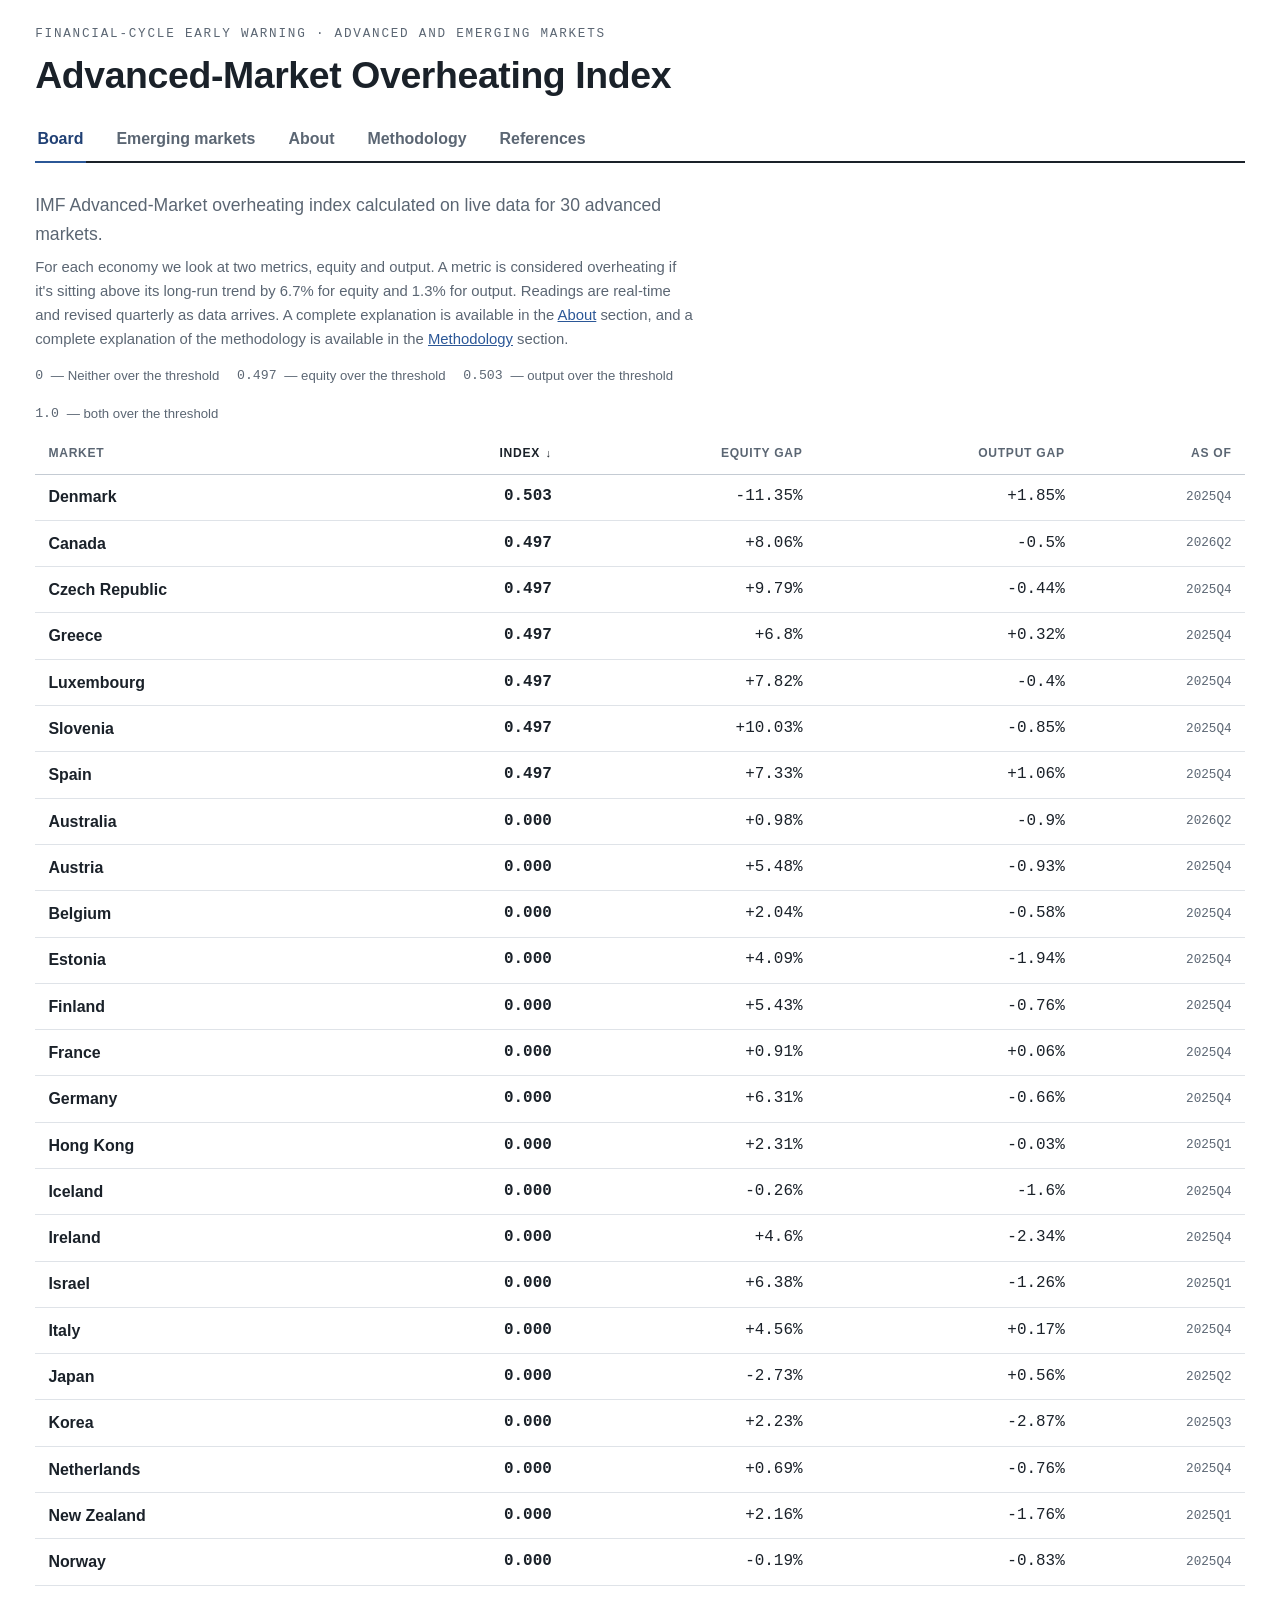
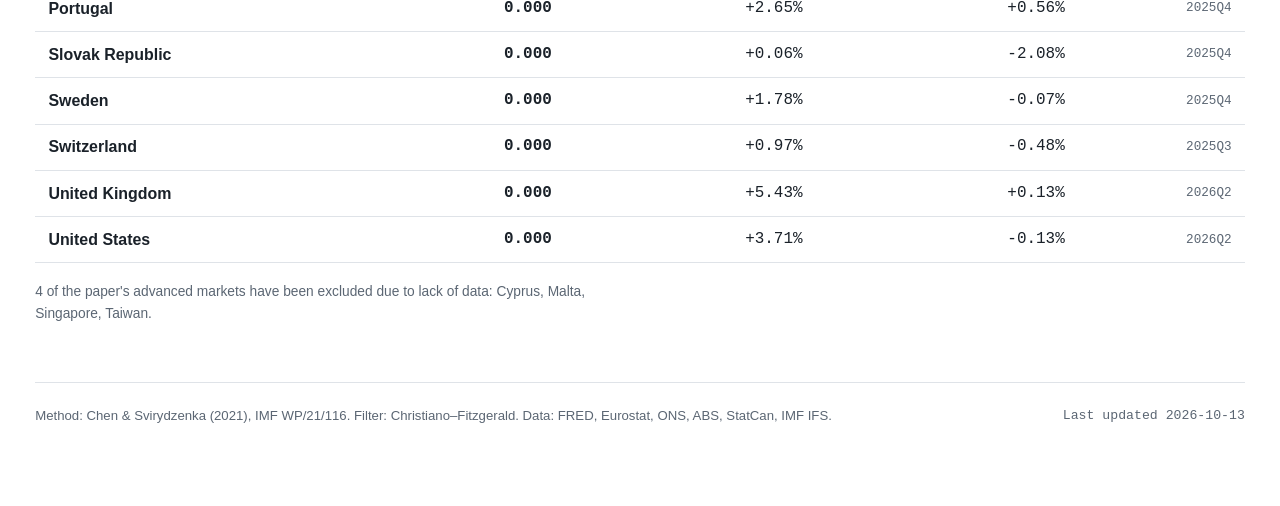
<file: docs/index.html>
<!doctype html>
<html lang="en">
<head>
<meta charset="utf-8">
<meta name="viewport" content="width=device-width,initial-scale=1">
<title>Financial Cycles — Advanced-Market Overheating Index</title>
<link rel="icon" href="data:image/svg+xml,<svg xmlns=%22http://www.w3.org/2000/svg%22 viewBox=%220 0 100 100%22><text y=%22.9em%22 font-size=%2290%22>🌡️</text></svg>">
<link rel="stylesheet" href="styles.css">
</head>
<body>
<div id="tt" role="status" aria-live="off"></div>
<div id="qmenu"></div>

<main class="wrap">
  <div class="mast">
    <div class="kicker">Financial-cycle early warning &middot; Advanced and emerging markets</div>
    <h1 id="pageTitle">Advanced-Market Overheating Index</h1>
    <nav class="tabs">
      <a class="tab active" href="#board" data-view="board">Board</a>
      <a class="tab" href="#emerging" data-view="emerging">Emerging markets</a>
      <a class="tab" href="about.html">About</a>
      <a class="tab" href="methodology.html">Methodology</a>
      <a class="tab" href="references.html">References</a>
    </nav>
  </div>

  <!-- ===================== BOARD ===================== -->
  <div class="view active" id="board">
    <section style="margin-top:26px">
      <div class="sec-head">
        <p class="lede">IMF Advanced-Market overheating index calculated on live data for
          <span id="ovN"></span> advanced markets.</p>
        <p class="boardnote">For each economy we look at two metrics, equity and output.
          A metric is considered overheating if it's sitting above its long-run trend by
          6.7% for equity and 1.3% for output. Readings are real-time and revised quarterly as data arrives.
          A complete explanation is available in the <a href="about.html">About</a>
          section, and a complete explanation of the methodology is available in the
          <a href="methodology.html">Methodology</a> section.</p>
        <div class="strip-legend" style="margin-top:12px">
          <span><span class="mono">0</span> — Neither over the threshold</span>
          <span><span class="mono">0.497</span> — equity over the threshold</span>
          <span><span class="mono">0.503</span> — output over the threshold</span>
          <span><span class="mono">1.0</span> — both over the threshold</span>
        </div>
      </div>
      <table class="board" id="board-table">
        <thead><tr>
          <th data-sort="name">Market</th>
          <th data-sort="oi"  class="r" aria-sort="descending">Index</th>
          <th data-sort="eq"  class="r">Equity gap</th>
          <th data-sort="gd"  class="r">Output gap</th>
          <th data-sort="q"   class="r">As of</th>
        </tr></thead>
        <tbody></tbody>
      </table>
      <p class="cap" id="coverage"></p>
    </section>
  </div>

  <!-- ===================== EMERGING MARKETS ===================== -->
  <div class="view" id="emerging">
    <section style="margin-top:26px">
      <h2>Emerging-market cycle monitors</h2>
      <p class="boardnote">Exploratory credit/equity/property index for <span id="emCount"></span>
        emerging markets with complete data. The index uses thresholds
        of +2.9%, +10.3%, and +7.5% and normalized weights of
        0.242, 0.373, and 0.385, respectively. Filter bands are credit 5–43, equity 8–18,
        and property 4–29 quarters. Markets without all three required series are excluded;
        no partial index is calculated.</p>
      <table class="board" id="em-board">
        <thead><tr>
          <th data-sort="name">Market</th>
          <th data-sort="oi" class="r" aria-sort="descending">Index</th>
          <th data-sort="credit" class="r">Credit gap</th>
          <th data-sort="equity" class="r">Real equity gap</th>
          <th data-sort="property" class="r">Property gap</th>
          <th data-sort="q" class="r">As of</th>
        </tr></thead>
        <tbody></tbody>
      </table>
      <p class="cap" id="emCoverage"></p>
    </section>
  </div>

  <!-- ===================== DETAIL ===================== -->
  <div class="view" id="detail">
    <button class="backbtn" id="back">&larr; All markets</button>
    <p class="eyebrow" id="dEyebrow">Advanced-market overheating</p>
    <div class="verdict" id="verdict"></div>
    <section>
      <figure id="equityFigure">
        <div class="fig-head">
          <span class="fig-title">Real equity-price gap</span>
          <span class="fig-note" id="equityNote">threshold <span class="mono">+6.7%</span> &middot; band 8–22 quarters</span>
        </div>
        <div id="chartEquity"></div>
      </figure>
      <figure id="gdpFigure">
        <div class="fig-head">
          <span class="fig-title">Output gap</span>
          <span class="fig-note" id="gdpNote">threshold <span class="mono">+1.3%</span> &middot; band 3–51 quarters</span>
        </div>
        <div id="chartGdp"></div>
      </figure>
      <figure id="creditFigure" hidden>
        <div class="fig-head">
          <span class="fig-title">Credit gap</span>
          <span class="fig-note" id="creditNote"></span>
        </div>
        <div id="chartCredit"></div>
      </figure>
      <figure id="propertyFigure" hidden>
        <div class="fig-head">
          <span class="fig-title">Property gap</span>
          <span class="fig-note" id="propertyNote"></span>
        </div>
        <div id="chartProperty"></div>
      </figure>
    </section>
    <section id="signalSection">
      <div class="sec-head">
        <h2>The signal each quarter</h2>
        <p>Each cell is what the index would have measured at each quarter.
          Dark underlines mark systemic banking crises as defined by Laeven&ndash;Valencia
          (2026 update, WP/26/94). Because the crisis window is capped at five years,
          a fading tail indicates that the episode may have continued beyond that limit,
          but after the cap it is no longer considered a formal crisis by the database.
          The database observes 1970&ndash;2025.</p>
      </div>
      <figure>
        <div id="strip"></div>
        <div class="strip-legend">
          <span><span class="swatch" style="background:var(--calm)"></span> Calm</span>
          <span><span class="swatch" style="background:var(--heat-1)"></span> One signal over threshold</span>
          <span><span class="swatch" style="background:var(--heat-2)"></span> Both over threshold</span>
          <span><span class="swatch-line"></span> Systemic banking crisis, as defined by
            <a href="https://www.imf.org/en/publications/wp/issues/2026/05/14/systemic-banking-crises-database-1970-2025-576036" target="_blank" rel="noopener">Laeven &amp; Valencia</a></span>
          <span id="lvDots"><span class="swatch-dots"></span> Time not covered by Laeven &amp; Valencia (1970&ndash;2025)</span>
        </div>
      </figure>
    </section>
    <div class="callout" id="dCaveat"></div>
  </div>
  <footer id="pageFooter">
    <span>Method: Chen &amp; Svirydzenka (2021), IMF WP/21/116. Filter: Christiano–Fitzgerald.
      Data: FRED, Eurostat, ONS, ABS, StatCan, IMF IFS.</span>
    <span id="ovVintage" class="mono"></span>
  </footer>
</main>

<script src="index_data.js"></script>
<script>
const $=(s,el=document)=>el.querySelector(s);
const NS="http://www.w3.org/2000/svg";
const el=(t,a,p)=>{const e=document.createElementNS(NS,t);for(const k in a)e.setAttribute(k,a[k]);if(p)p.appendChild(e);return e;};
const qNum=q=>{const m=/^(\d{4})Q(\d)$/.exec(q);return +m[1]+(+m[2]-1)/4;};
const css=v=>getComputedStyle(document.documentElement).getPropertyValue(v).trim();
const markets=[...DATA.countries,...(DATA.emerging_markets||[])];
const byName=Object.fromEntries(markets.map(c=>[c.name,c]));
const tt=$("#tt");
function showTT(html,x,y){tt.innerHTML=html;tt.style.opacity=1;const w=tt.offsetWidth,h=tt.offsetHeight;
  let L=x+14,T=y-h-12;if(L+w>innerWidth-8)L=x-w-14;if(T<8)T=y+16;tt.style.left=L+"px";tt.style.top=T+"px";}
function hideTT(){tt.style.opacity=0;}
const sign=v=>(v>0?"+":"")+v;

/* ---------- board grid ---------- */
(function(){
  $("#ovN").textContent=DATA.summary.n;
  const tbody=$("#board-table tbody");
  const key={name:c=>c.name,oi:c=>c.latest.oi,eq:c=>c.latest.eq,gd:c=>c.latest.gd,q:c=>c.latest.q};
  let sortBy="oi",desc=true;
  function draw(){
    const rows=[...DATA.countries].sort((a,b)=>{
      const x=key[sortBy](a),y=key[sortBy](b);
      const d=typeof x==="string"?x.localeCompare(y):x-y;
      return (desc?-d:d)||a.name.localeCompare(b.name);   // name breaks every tie
    });
    tbody.innerHTML="";
    rows.forEach(c=>{
      const L=c.latest,tr=document.createElement("tr");
      tr.tabIndex=0; tr.setAttribute("role","link");
      tr.setAttribute("aria-label",`${c.name}, index ${L.oi.toFixed(3)}, equity gap ${sign(L.eq)} percent, output gap ${sign(L.gd)} percent, as of ${L.q}`);
      tr.innerHTML=`<td class="nm">${c.name}</td>
        <td class="oi">${L.oi.toFixed(3)}</td>
        <td class="num">${sign(L.eq)}%</td>
        <td class="num">${sign(L.gd)}%</td>
        <td class="q">${L.q}</td>`;
      tr.addEventListener("click",()=>showDetail(c.name));
      tr.addEventListener("keydown",e=>{if(e.key==="Enter"||e.key===" "){e.preventDefault();showDetail(c.name);}});
      tbody.appendChild(tr);
    });
    $("#board-table").querySelectorAll("th[data-sort]").forEach(th=>{
      const on=th.dataset.sort===sortBy;
      th.classList.toggle("sorted",on);
      if(on)th.setAttribute("aria-sort",desc?"descending":"ascending"); else th.removeAttribute("aria-sort");
    });
  }
  $("#board-table").querySelectorAll("th[data-sort]").forEach(th=>{
    th.addEventListener("click",()=>{
      const k=th.dataset.sort;
      if(k===sortBy)desc=!desc; else {sortBy=k;desc=k!=="name";}  // text sorts A-Z, numbers high-first
      draw();
    });
  });
  draw();
  $("#coverage").innerHTML=`${DATA.dropped.length} of the paper's advanced markets have been
    excluded due to lack of data: ${DATA.dropped.join(", ")}.`;
  const monitors=DATA.emerging_markets||[];
  $("#emCount").textContent=DATA.summary.n_emerging_scored;
  const emergingDropped=DATA.emerging_dropped||[];
  $("#emCoverage").innerHTML=`${emergingDropped.length} of the paper's emerging markets have been
    excluded due to lack of data: ${emergingDropped.join(", ")}.`;
  const emBody=$("#em-board tbody");
  const emKey={
    name:c=>c.name,
    oi:c=>c.latest.oi,
    credit:c=>c.latest.credit,
    equity:c=>c.latest.equity,
    property:c=>c.latest.property,
    q:c=>c.latest.q,
  };
  let emSortBy="oi",emDesc=true;
  function drawEmerging(){
    const rows=[...monitors].sort((a,b)=>{
      const x=emKey[emSortBy](a),y=emKey[emSortBy](b);
      const d=typeof x==="string"?x.localeCompare(y):x-y;
      return (emDesc?-d:d)||a.name.localeCompare(b.name);
    });
    emBody.innerHTML="";
    rows.forEach(c=>{
      const tr=document.createElement("tr");
      const L=c.latest;
      tr.tabIndex=0;tr.setAttribute("role","link");
      tr.setAttribute("aria-label",`${c.name}, exploratory index ${L.oi.toFixed(3)}, credit gap ${sign(L.credit)} percent, equity gap ${sign(L.equity)} percent, property gap ${sign(L.property)} percent, as of ${L.q}`);
      tr.innerHTML=`<td class="nm">${c.name}</td>
        <td class="oi">${L.oi.toFixed(3)}</td>
        <td class="num">${sign(L.credit)}%</td><td class="num">${sign(L.equity)}%</td>
        <td class="num">${sign(L.property)}%</td><td class="q">${L.q}</td>`;
      tr.addEventListener("click",()=>showDetail(c.name));
      tr.addEventListener("keydown",e=>{if(e.key==="Enter"||e.key===" "){e.preventDefault();showDetail(c.name);}});
      emBody.appendChild(tr);
    });
    $("#em-board").querySelectorAll("th[data-sort]").forEach(th=>{
      const on=th.dataset.sort===emSortBy;
      th.classList.toggle("sorted",on);
      if(on)th.setAttribute("aria-sort",emDesc?"descending":"ascending"); else th.removeAttribute("aria-sort");
    });
  }
  $("#em-board").querySelectorAll("th[data-sort]").forEach(th=>{
    th.addEventListener("click",()=>{
      const k=th.dataset.sort;
      if(k===emSortBy)emDesc=!emDesc;
      else {emSortBy=k;emDesc=k!=="name";}
      drawEmerging();
    });
  });
  drawEmerging();
  const vs=[...DATA.countries,...monitors].map(c=>c.vintage).filter(Boolean).sort();
  $("#ovVintage").textContent="Last updated "+(vs[vs.length-1]||"");
})();

/* ---------- charts ---------- */
function niceTicks(a,b,n){const span=b-a,step0=span/n,mag=Math.pow(10,Math.floor(Math.log10(step0)));
  const norm=step0/mag,step=(norm>=5?5:norm>=2?2:norm>=1?1:0.5)*mag;
  const out=[];for(let t=Math.ceil(a/step)*step;t<=b+1e-9;t+=step)out.push(+t.toFixed(2));return out;}
function lineChart(hostSel,opts){
  const host=$(hostSel); host.innerHTML="";
  const {pts,threshold,name}=opts, W=880,H=opts.height||230,padL=44,padR=16,padT=16,padB=26;
  const xs=[],ys=[];pts.forEach(p=>{if(p.y!=null){xs.push(p.x);ys.push(p.y);}});
  if(!xs.length)return; if(threshold!=null)ys.push(threshold);
  const x0=Math.min(...xs),x1=Math.max(...xs);let y0=Math.min(...ys),y1=Math.max(...ys);
  const pad=(y1-y0)*0.1||1;y0-=pad;y1+=pad;
  const sx=v=>padL+(v-x0)/(x1-x0)*(W-padL-padR),sy=v=>padT+(1-(v-y0)/(y1-y0))*(H-padT-padB);
  const svg=el("svg",{viewBox:`0 0 ${W} ${H}`,class:"chart",role:"img","aria-label":opts.aria||name},host);
  if(threshold!=null){el("rect",{x:padL,y:padT,width:W-padL-padR,height:Math.max(sy(threshold)-padT,0),fill:css('--zone')},svg);}
  niceTicks(y0,y1,4).forEach(tk=>{const gy=sy(tk);
    el("line",{x1:padL,x2:W-padR,y1:gy,y2:gy,stroke:css('--grid'),"stroke-width":1},svg);
    const t=el("text",{x:padL-8,y:gy+3.5,fill:css('--muted'),"font-size":11,"text-anchor":"end","font-family":css('--mono')},svg);
    t.textContent=(tk>0?"+":"")+tk;});
  if(y0<0&&y1>0)el("line",{x1:padL,x2:W-padR,y1:sy(0),y2:sy(0),stroke:css('--border-strong'),"stroke-width":1},svg);
  if(threshold!=null)el("line",{x1:padL,x2:W-padR,y1:sy(threshold),y2:sy(threshold),stroke:css('--heat-1'),"stroke-width":1.5,"stroke-dasharray":"5 4"},svg);
  for(let yr=Math.ceil(x0/10)*10;yr<=x1;yr+=10){const t=el("text",{x:sx(yr),y:H-8,fill:css('--muted'),"font-size":11,"text-anchor":"middle","font-family":css('--mono')},svg);t.textContent=yr;}
  let d="",started=false;pts.forEach(p=>{if(p.y==null){started=false;return;}d+=(started?"L":"M")+sx(p.x).toFixed(1)+" "+sy(p.y).toFixed(1)+" ";started=true;});
  el("path",{d,fill:"none",stroke:css('--data'),"stroke-width":2,"stroke-linejoin":"round","stroke-linecap":"round"},svg);
  const last=[...pts].reverse().find(p=>p.y!=null);
  if(last)el("circle",{cx:sx(last.x),cy:sy(last.y),r:3.4,fill:css('--data'),stroke:css('--surface'),"stroke-width":1.5},svg);
  const cross=el("line",{x1:0,x2:0,y1:padT,y2:H-padB,stroke:css('--border-strong'),"stroke-width":1,opacity:0},svg);
  const dot=el("circle",{r:4,fill:css('--data'),stroke:css('--surface'),"stroke-width":1.5,opacity:0},svg);
  const hit=el("rect",{x:padL,y:padT,width:W-padL-padR,height:H-padT-padB,fill:"transparent"},svg);hit.style.cursor="crosshair";
  svg.addEventListener("mousemove",ev=>{const r=svg.getBoundingClientRect(),mx=(ev.clientX-r.left)/r.width*W;
    let best=null,bd=1e9;pts.forEach(p=>{if(p.y==null)return;const dd=Math.abs(sx(p.x)-mx);if(dd<bd){bd=dd;best=p;}});
    if(!best)return;const gx=sx(best.x);cross.setAttribute("x1",gx);cross.setAttribute("x2",gx);cross.setAttribute("opacity",1);
    dot.setAttribute("cx",gx);dot.setAttribute("cy",sy(best.y));dot.setAttribute("opacity",1);
    showTT(`<div class="tq">${best.q}</div>${name}: <b>${(best.y>0?'+':'')+best.y}%</b>`,ev.clientX,ev.clientY);});
  svg.addEventListener("mouseleave",()=>{hideTT();cross.setAttribute("opacity",0);dot.setAttribute("opacity",0);});
}
function buildStrip(rows,c){
  const crises=c.crises;
  const host=$("#strip");host.innerHTML="";
  // cells are at least 12px wide; short histories stretch to fill the figure exactly,
  // long ones keep the minimum and scroll horizontally
  const MIN=12,H=136,padL=8,padR=8,padT=14,padB=32,n=rows.length;
  const avail=host.clientWidth-padL-padR;
  const cw=Math.max(MIN,avail>0?avail/n:MIN);
  const W=padL+padR+n*cw;
  const x0=qNum(rows[0].q),x1=qNum(rows[n-1].q)+0.25,sx=v=>padL+(v-x0)/(x1-x0)*(W-padL-padR);
  const svg=el("svg",{viewBox:`0 0 ${W} ${H}`,width:W,height:H,class:"stripchart",role:"img","aria-label":"Overheating index by quarter"},host);
  const col=r=>r.oi>=0.99?css('--heat-2'):r.oi>0?css('--heat-1'):css('--calm');
  const yTop=padT,yH=H-padT-padB;
  const gap=Math.max(1.4,cw*0.12);
  rows.forEach((r,i)=>{const rx=sx(qNum(r.q));const rect=el("rect",{x:rx.toFixed(2),y:yTop,width:(cw-gap).toFixed(2),height:yH,rx:1.5,fill:col(r),"data-i":i},svg);rect.style.cursor="pointer";});
  const y0=Math.ceil(qNum(rows[0].q)/5)*5;
  for(let yr=y0;yr<=qNum(rows[n-1].q);yr+=5){const gx=sx(yr);
    el("line",{x1:gx,x2:gx,y1:yTop+yH,y2:yTop+yH+4,stroke:css('--border-strong'),"stroke-width":1},svg);
    const t=el("text",{x:gx,y:H-8,fill:css('--muted'),"font-size":11,"text-anchor":"middle","font-family":css('--mono')},svg);t.textContent=yr;}
  // Laeven-Valencia systemic banking-crisis eras: dark underline beneath the cells.
  // Truncated end dates (durations capped at 5 yrs in the database) trail off in a fade.
  // Outside the observation window of the database (1970-2025) the track turns dotted:
  // there, "no bar" means "no data", not "no crisis".
  const LV0=1970,LV1=2026,yBar=yTop+yH+6,hBar=3.5;  // L&V WP/26/94 observes 1970-2025
  // draw the "not covered" track only when the uncovered span exceeds a year — invisible
  // today, it re-appears by itself as post-2025 quarters accumulate ahead of the next update
  let dotsDrawn=false;
  const dotted=(a,b)=>{if(b-a<=1)return;dotsDrawn=true;
    el("line",{x1:sx(a).toFixed(2),x2:sx(b).toFixed(2),y1:yBar+hBar/2,y2:yBar+hBar/2,
      stroke:css('--border-strong'),"stroke-width":1.5,"stroke-dasharray":"2 5"},svg);};
  dotted(x0,Math.min(x1,LV0));
  dotted(Math.max(x0,LV1),x1);
  const dl=$("#lvDots");if(dl)dl.style.display=dotsDrawn?"":"none";
  if(crises&&crises.length){
    const defs=el("defs",{},svg);
    const gr=el("linearGradient",{id:"lvfade",x1:0,y1:0,x2:1,y2:0},defs);
    el("stop",{offset:"0%","stop-color":css('--ink'),"stop-opacity":.8},gr);
    el("stop",{offset:"100%","stop-color":css('--ink'),"stop-opacity":0},gr);
    crises.forEach(ep=>{
      const xA=Math.max(x0,ep.start),xB=Math.min(x1,ep.end+1);
      if(xB<=xA)return;
      el("rect",{x:sx(xA).toFixed(2),y:yBar,width:(sx(xB)-sx(xA)).toFixed(2),height:hBar,rx:1,
        fill:css('--ink'),opacity:.8},svg);
      if(ep.truncated&&ep.end+1<x1){
        const fB=Math.min(x1,ep.end+2.5);
        el("rect",{x:sx(xB).toFixed(2),y:yBar,width:(sx(fB)-sx(xB)).toFixed(2),height:hBar,
          fill:"url(#lvfade)"},svg);}
    });}
  host.scrollLeft=host.scrollWidth; // land on the most recent quarters
  svg.addEventListener("mousemove",ev=>{const t=ev.target;if(t.tagName!=="rect"||t.getAttribute("data-i")===null){hideTT();return;}
    const r=rows[+t.getAttribute("data-i")];const st=r.oi>=0.99?"Both over threshold":r.oi>0?(r.fe?"Equity over threshold":"Output over threshold"):"Calm";
    const yr=Math.floor(qNum(r.q));
    const ep=(crises||[]).find(e=>yr>=e.start&&yr<=e.end);
    const cx=ep?`<br>Systemic banking crisis${ep.borderline?" (borderline)":""} — L&amp;V`
      :(yr<1970||yr>2025)?`<br>not covered by Laeven–Valencia (1970–2025)`:"";
    showTT(`<div class="tq">${r.q}</div>OI <b>${r.oi.toFixed(3)}</b> &middot; ${st}${cx}`,ev.clientX,ev.clientY);});
  svg.addEventListener("mouseleave",hideTT);
  svg.addEventListener("click",ev=>{const t=ev.target;
    if(t.tagName!=="rect"||t.getAttribute("data-i")===null)return;
    ev.stopPropagation();hideTT();
    openQMenu(c,rows[+t.getAttribute("data-i")],ev.clientX,ev.clientY);});
}
/* click-a-quarter popover: source-data links for the chosen quarter */
const qm=$("#qmenu");
function openQMenu(c,r,x,y){
  const yr=Math.floor(qNum(r.q)),now=new Date().getFullYear();
  const win=rid=>`https://fred.stlouisfed.org/series/${rid}?cosd=${yr-3}-01-01&coed=${Math.min(yr+3,now)}-12-31`;
  const A=(href,txt)=>`<a href="${href}" target="_blank" rel="noopener">${txt} &nearr;</a>`;
  let h=`<div class="tq">${c.name} &middot; ${r.q}</div>`;
  const sourceLabels={credit:"Credit",equity:"Share prices",property:"Real residential property prices",gdp:"Real GDP"};
  for(const [key,source] of Object.entries(c.links||{})){
    const label=sourceLabels[key]||key;
    if(source.p==="fred"||source.p==="fred_graph")
      h+=A(win(source.rid),`${label} around ${yr} — FRED`);
    else if(source.p==="imf_ifs")
      h+=A(`https://db.nomics.world/IMF/IFS/${source.rid}`,`${label} — IMF IFS`);
  }
  if(c.group!=="emerging"){
    const ep=(c.crises||[]).find(e=>yr>=e.start&&yr<=e.end);
    if(ep)h+=`<div class="cx">Systemic banking crisis era (Laeven&ndash;Valencia${ep.borderline?", borderline":""}), ${ep.start}&ndash;${ep.end}${ep.truncated?" (capped)":""}</div>`;
    else if(yr<1970||yr>2025)h+=`<div class="cx">This quarter is outside the Laeven&ndash;Valencia
      database&#39;s observation window (1970&ndash;2025) — it can neither confirm nor rule out
      a crisis here.</div>`;
  }
  qm.innerHTML=h;qm.style.display="block";
  const w=qm.offsetWidth,hh=qm.offsetHeight;
  qm.style.left=Math.min(x+12,innerWidth-w-8)+"px";
  qm.style.top=Math.min(y+12,innerHeight-hh-8)+"px";
}
document.addEventListener("click",e=>{if(qm.style.display==="block"&&!qm.contains(e.target))qm.style.display="none";});
document.addEventListener("keydown",e=>{if(e.key==="Escape")qm.style.display="none";});

/* ---------- detail ---------- */
let current=null;
function renderDetail(c){
  const emerging=c.group==="emerging";
  const emergingCharts={credit:"#chartCredit",equity:"#chartEquity",property:"#chartProperty"};
  $("#signalSection").hidden=emerging;
  $("#verdict").classList.toggle("emerging",emerging);
  if(emerging){
    const L=c.latest;
    const components=["credit","equity","property"];
    const labels={credit:"Credit",equity:"Equity",property:"Property"};
    const figures={credit:"#creditFigure",equity:"#equityFigure",property:"#propertyFigure"};
    const notes={credit:"#creditNote",equity:"#equityNote",property:"#propertyNote"};
    $("#dEyebrow").textContent=`Emerging-market monitor · ${c.name}`;
    $("#verdict").innerHTML=`<div class="dial"><div class="num">${L.oi.toFixed(3)}</div></div>
      <div class="vbody"><h2>${c.name} &mdash; exploratory index · ${L.q}</h2>
      <div class="readouts">
        ${components.map(component=>`<div class="readout"><div class="k">${labels[component]} gap</div><div class="v">${sign(L[component])}% <small>vs +${DATA.emerging_method.thresholds[component]}%</small></div></div>`).join("")}
      </div></div>`;
    components.forEach(component=>{
      $(figures[component]).hidden=false;
      $(notes[component]).textContent=`threshold +${DATA.emerging_method.thresholds[component]}% · band ${DATA.emerging_method.bands[component].join("–")} quarters`;
    });
    $("#gdpFigure").hidden=true;
    $("#dCaveat").innerHTML=`<b>Exploratory, not calibrated for emerging markets.</b> The index
      uses credit, equity, and property thresholds (+${DATA.emerging_method.thresholds.credit}%,
      +${DATA.emerging_method.thresholds.equity}%, +${DATA.emerging_method.thresholds.property}%)
      and normalized weights (${DATA.emerging_method.weights.credit},
      ${DATA.emerging_method.weights.equity}, ${DATA.emerging_method.weights.property}).
      All gaps and the score are reported as of the latest quarter with complete inputs (${L.q}).`;
    components.forEach(component=>{
      c[component]=c[component].filter(point=>qNum(point.q)<=qNum(L.q));
    });
  }else{
    const L=c.latest;
    $("#dEyebrow").textContent=`Advanced-market overheating · ${c.name}`;
    $("#verdict").innerHTML=`
      <div class="dial"><div class="num">${L.oi.toFixed(3)}</div></div>
      <div class="vbody">
        <h2>${c.name} &mdash; ${L.q}</h2>
        <div class="readouts">
          <div class="readout"><div class="k">Equity-price gap</div>
            <div class="v">${sign(L.eq)}% <small>vs +${DATA.thresholds.equity}% threshold</small></div></div>
          <div class="readout"><div class="k">Output gap</div>
            <div class="v">${sign(L.gd)}% <small>vs +${DATA.thresholds.gdp}% threshold</small></div></div>
        </div>
      </div>`;
    $("#equityNote").innerHTML=`threshold <span class="mono">+${DATA.thresholds.equity}%</span> &middot; band 8–22 quarters`;
    $("#gdpNote").innerHTML=`threshold <span class="mono">+${DATA.thresholds.gdp}%</span> &middot; band 3–51 quarters`;
    buildStrip(c.oi_hist,c);
    $("#dCaveat").innerHTML=`<b>Latest reading ${L.q}.</b><br>
      See <a href="methodology.html">Methodology</a> for how real-time readings work.`;
  }
  if(emerging){
    for(const component of ["credit","equity","property"]){
      lineChart(emergingCharts[component],{
        pts:c[component].map(d=>({q:d.q,x:qNum(d.q),y:d.v})),
        threshold:DATA.emerging_method.thresholds[component],
        name:`${component} gap`,aria:`${component} gap for ${c.name}`,
      });
    }
  }else{
    $("#creditFigure").hidden=true;
    $("#propertyFigure").hidden=true;
    $("#equityFigure").hidden=false;
    $("#gdpFigure").hidden=false;
    lineChart("#chartEquity",{pts:c.equity.map(d=>({q:d.q,x:qNum(d.q),y:d.v})),threshold:DATA.thresholds.equity,name:"Equity gap",aria:`Real equity-price gap for ${c.name}`});
    lineChart("#chartGdp",{pts:c.gdp.map(d=>({q:d.q,x:qNum(d.q),y:d.v})),threshold:DATA.thresholds.gdp,name:"Output gap",height:210,aria:`Output gap for ${c.name}`});
  }
}

/* ---------- view routing (market tabs <-> country detail; prose lives on its own pages) ---------- */
let listView="board";
function setView(v){
  for(const id of ["board","emerging","detail"])$("#"+id).classList.toggle("active",id===v);
  $("#pageFooter").hidden=v==="detail";
  const activeTab=v==="detail"?listView:v;
  $("#pageTitle").textContent=activeTab==="emerging"
    ?"Emerging-Market Cycle Monitor":"Advanced-Market Overheating Index";
  $("#back").textContent=activeTab==="emerging"?"← All emerging markets":"← All advanced markets";
  document.querySelectorAll(".tabs .tab[data-view]").forEach(tab=>
    tab.classList.toggle("active",tab.dataset.view===activeTab));
}
function showList(v,updateHash=true){
  listView=v;current=null;setView(v);
  if(updateHash)history.replaceState(null,"","#"+v);
  window.scrollTo(0,0);
}
function showBoard(){showList(listView);}
function showDetail(name){const c=byName[name];if(!c)return;current=name;
  listView=c.group==="emerging"?"emerging":"board";setView("detail");
  renderDetail(c);history.replaceState(null,"","#"+encodeURIComponent(name));window.scrollTo(0,0);}
$("#back").addEventListener("click",showBoard);
document.querySelectorAll(".tabs .tab[data-view]").forEach(tab=>
  tab.addEventListener("click",event=>{
    event.preventDefault();
    showList(tab.dataset.view);
  }));

/* deep-link on load (legacy tab hashes redirect to their own pages) */
(function(){const h=decodeURIComponent(location.hash.slice(1));
  if(h==="about")location.replace("about.html");
  else if(h==="methodology")location.replace("methodology.html");
  else if(h==="references")location.replace("references.html");
  else if(h==="emerging")showList("emerging",false);
  else if(h==="board")showList("board",false);
  else if(h&&byName[h])showDetail(h);})();
</script>
</body>
</html>
</file>
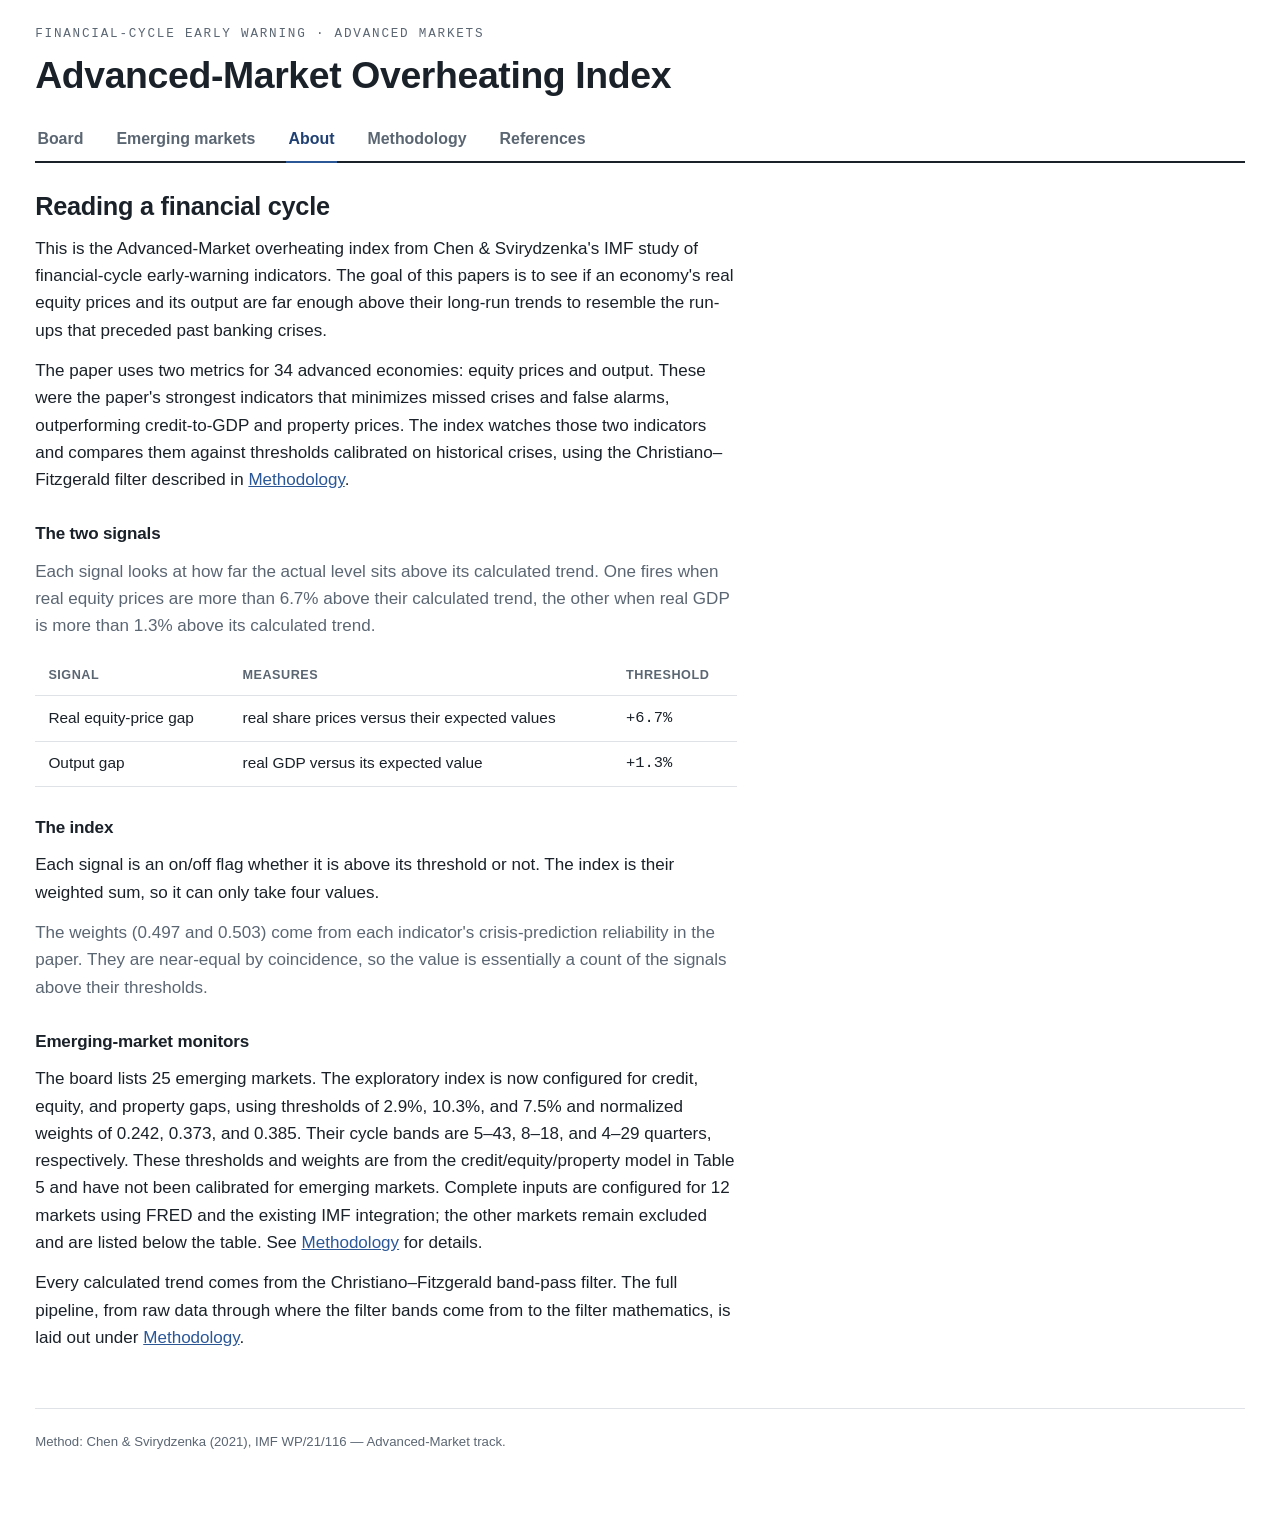
<file: docs/about.html>
<!doctype html>
<html lang="en">
<head>
<meta charset="utf-8">
<meta name="viewport" content="width=device-width,initial-scale=1">
<title>About — Advanced-Market Overheating Index</title>
<link rel="icon" href="data:image/svg+xml,<svg xmlns=%22http://www.w3.org/2000/svg%22 viewBox=%220 0 100 100%22><text y=%22.9em%22 font-size=%2290%22>🌡️</text></svg>">
<link rel="stylesheet" href="styles.css">
</head>
<body>
<main class="wrap">
  <div class="mast">
    <div class="kicker">Financial-cycle early warning &middot; Advanced markets</div>
    <h1>Advanced-Market Overheating Index</h1>
    <nav class="tabs">
      <a class="tab" href="index.html">Board</a>
      <a class="tab" href="index.html#emerging">Emerging markets</a>
      <a class="tab active" href="about.html">About</a>
      <a class="tab" href="methodology.html">Methodology</a>
      <a class="tab" href="references.html">References</a>
    </nav>
  </div>

  <!-- ===================== ABOUT ===================== -->
  <div class="view active" id="about">
    <section style="margin-top:26px">
      <div class="prose">
        <h2>Reading a financial cycle</h2>
        <p>This is the Advanced-Market overheating index from Chen &amp; Svirydzenka's IMF study
          of financial-cycle early-warning indicators. The goal of this papers is to see if an economy's real equity prices
          and its output are far enough above
          their long-run trends to resemble the run-ups that preceded past banking crises.</p>
        <p>The paper uses two metrics for 34 advanced economies: equity prices and output.
          These were the paper's strongest indicators that minimizes missed crises
          and false alarms, outperforming credit-to-GDP and property prices. The index watches
          those two indicators and compares them against thresholds calibrated on historical crises,
          using the Christiano–Fitzgerald filter described in <a href="methodology.html">Methodology</a>.
        </p>

        <h3>The two signals</h3>
        <p class="muted">Each signal looks at how far the actual level sits above its calculated trend.
           One fires when real equity prices are more than 6.7% above their calculated trend, the other when
           real GDP is more than 1.3% above its calculated trend.</p>
        <table class="defs">
          <thead><tr><th>Signal</th><th>Measures</th><th>Threshold</th></tr></thead>
          <tbody>
            <tr><td>Real equity-price gap</td><td>real share prices versus their expected values</td><td class="num">+6.7%</td></tr>
            <tr><td>Output gap</td><td>real GDP versus its expected value</td><td class="num">+1.3%</td></tr>
          </tbody>
        </table>

        <h3>The index</h3>
        <p>Each signal is an on/off flag whether it is above its threshold or not. The index is their weighted sum,
          so it can only take four values.</p>
        <p class="muted">The weights (0.497 and 0.503) come from each indicator's crisis-prediction
          reliability in the paper. They are near-equal by coincidence, so the value is essentially a
          count of the signals above their thresholds.</p>

        <h3>Emerging-market monitors</h3>
        <p>The board lists 25 emerging markets. The exploratory index is now configured for
          credit, equity, and property gaps, using thresholds of 2.9%, 10.3%, and 7.5% and
          normalized weights of 0.242, 0.373, and 0.385. Their cycle bands are 5–43, 8–18,
          and 4–29 quarters, respectively. These thresholds and weights are from the
          credit/equity/property model in Table 5 and have not been calibrated for emerging
          markets. Complete inputs are configured for 12 markets using FRED and the existing
          IMF integration; the other markets
          remain excluded and are listed below the table. See
          <a href="methodology.html">Methodology</a> for details.</p>

        <p>Every calculated trend comes from the Christiano–Fitzgerald
          band-pass filter. The full pipeline, from raw data through where the filter bands come
          from to the filter mathematics, is laid out under
          <a href="methodology.html">Methodology</a>.</p>
      </div>
      <footer>
        <span>Method: Chen &amp; Svirydzenka (2021), IMF WP/21/116 — Advanced-Market track.</span>
      </footer>
    </section>
  </div>
</main>
</body>
</html>
</file>
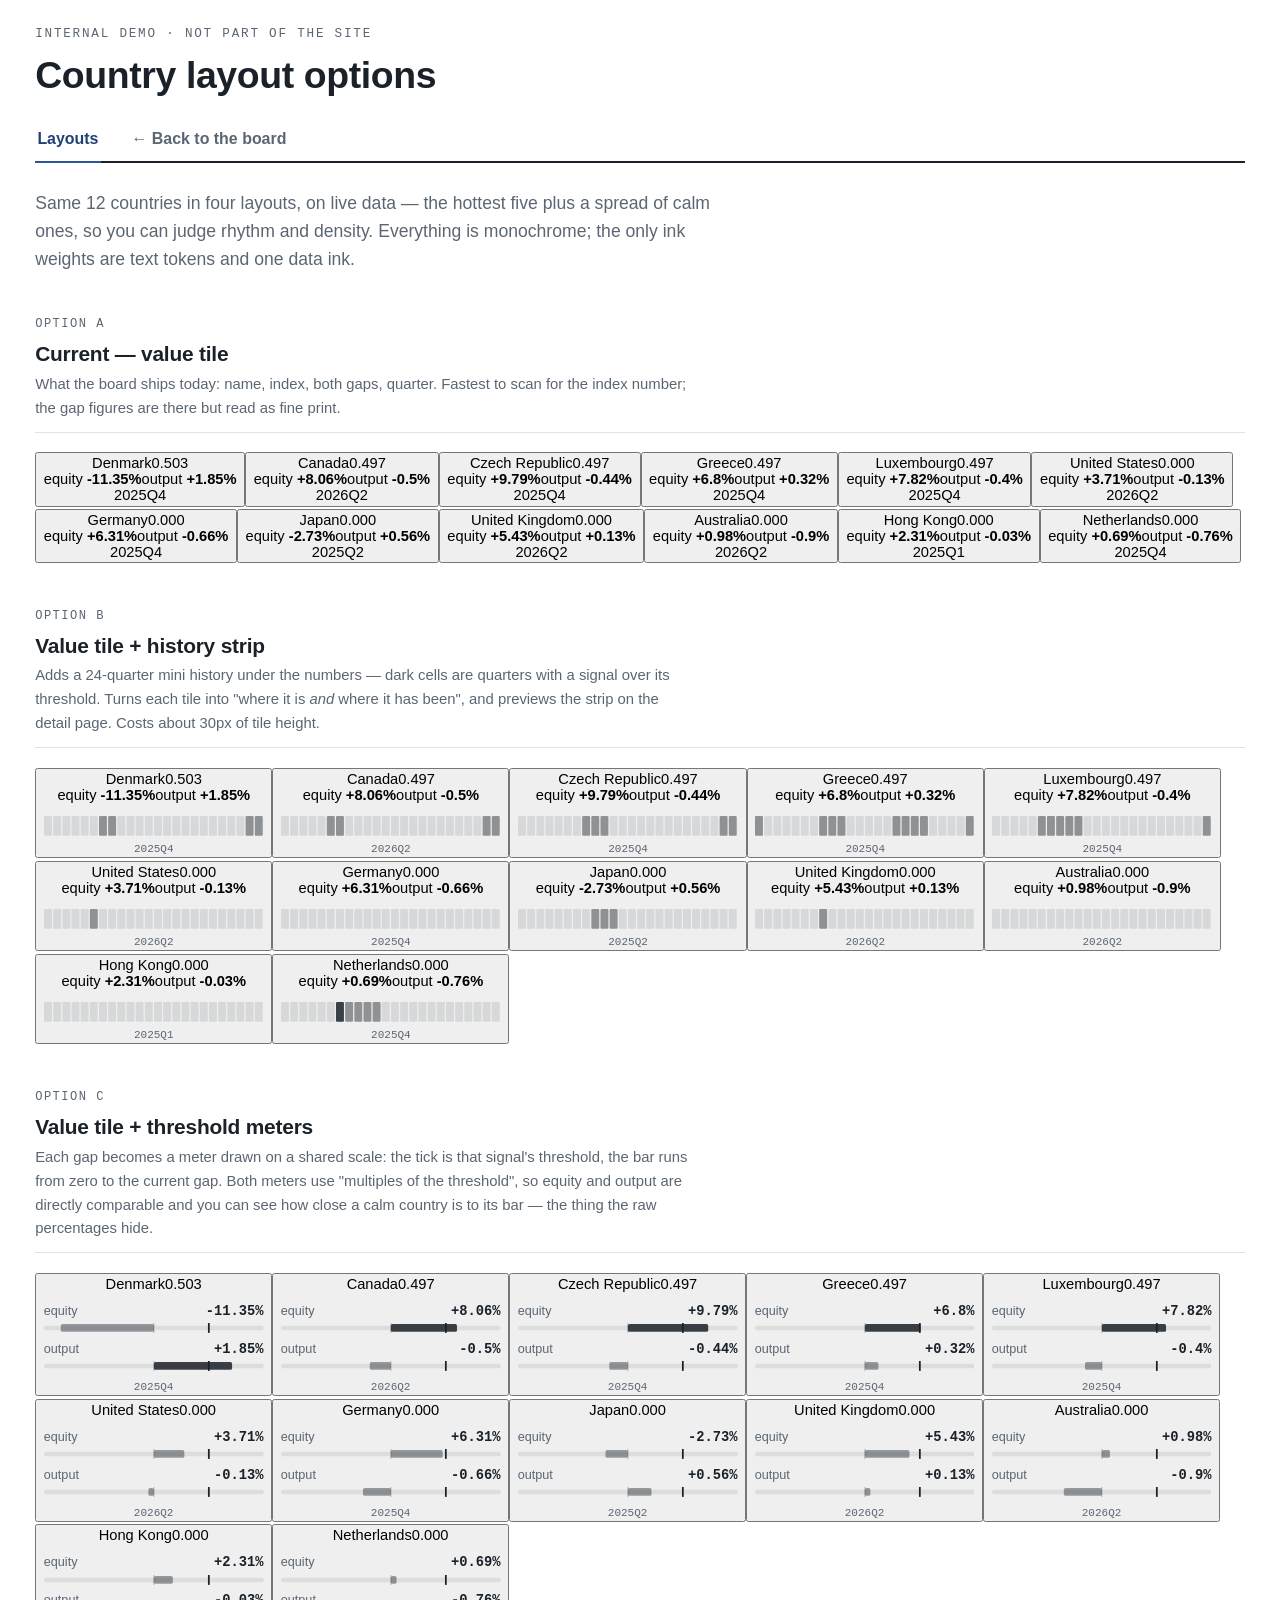
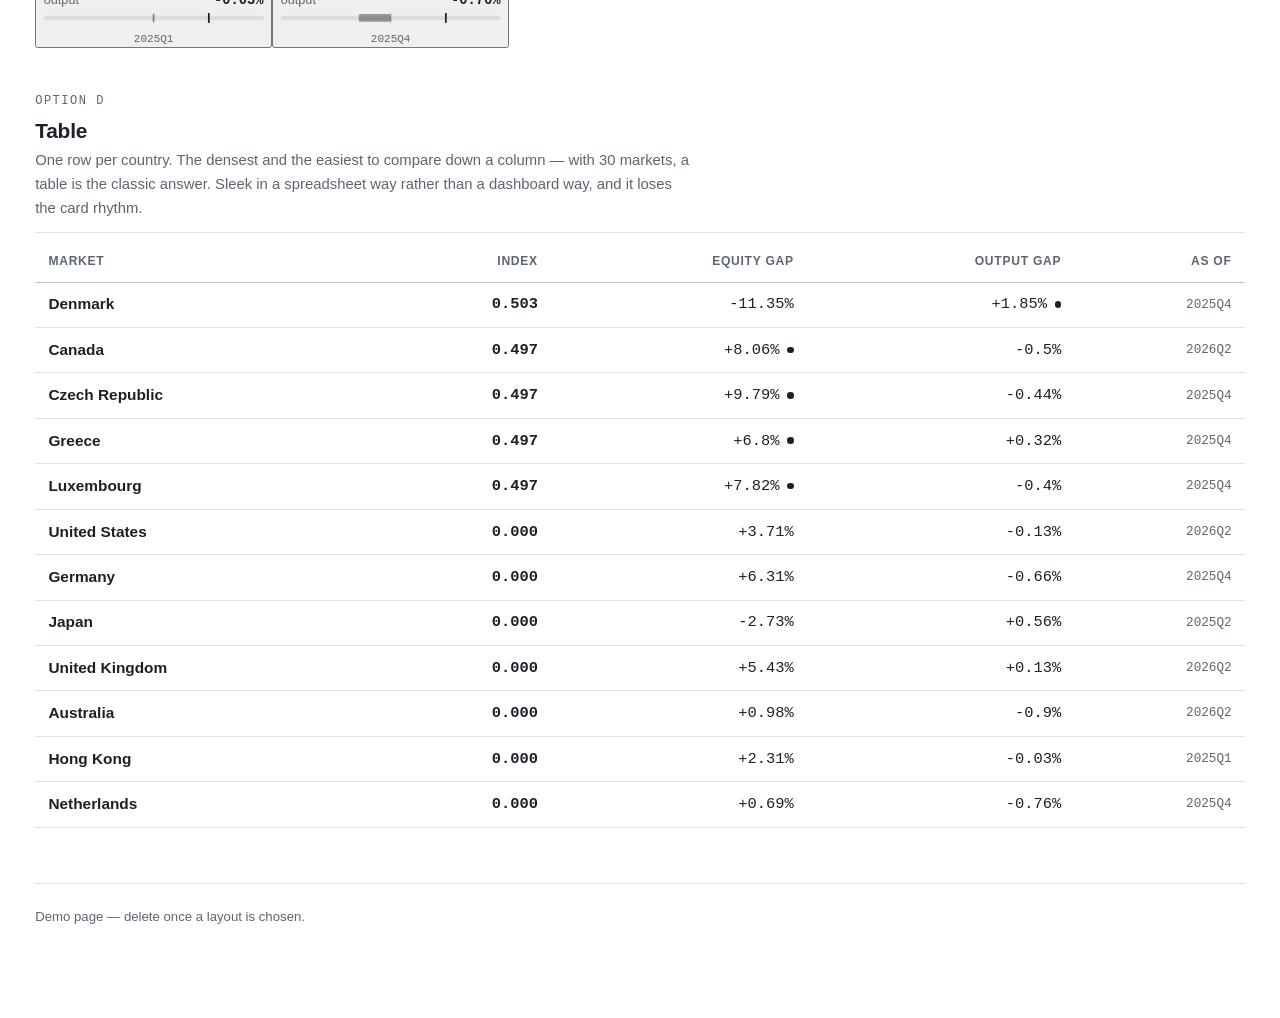
<file: docs/layout-demo.html>
<!doctype html>
<html lang="en">
<head>
<meta charset="utf-8">
<meta name="viewport" content="width=device-width,initial-scale=1">
<title>Country layout options — demo</title>
<link rel="stylesheet" href="styles.css">
<style>
.demo-head{border-bottom:1px solid var(--border);margin:38px 0 18px;padding-bottom:10px}
.demo-head h2{font-size:19px}
.demo-head p{color:var(--muted);font-size:13.5px;margin-top:6px;max-width:80ch}
.demo-head .tag{font-family:var(--mono);font-size:11px;letter-spacing:.12em;text-transform:uppercase;
  color:var(--muted);display:block;margin-bottom:6px}

/* ---------- B: tile + mini history strip ---------- */
.tileB .spark{margin-top:12px;display:block;width:100%;height:18px}
.tileB .asof{position:static;display:block;margin-top:7px;font-family:var(--mono);font-size:10px;color:var(--muted)}

/* ---------- C: tile + bullet meters ---------- */
.tileC .met{margin-top:11px}
.tileC .met + .met{margin-top:8px}
.tileC .mrow{display:flex;justify-content:space-between;align-items:baseline;font-size:11.5px;color:var(--muted)}
.tileC .mrow b{font-family:var(--mono);font-variant-numeric:tabular-nums;color:var(--ink);font-weight:600;font-size:12.5px}
.tileC svg{display:block;width:100%;height:9px;margin-top:4px}

/* ---------- D: table ---------- */
table.board{width:100%;border-collapse:collapse;font-size:14px}
table.board thead th{font-size:11px;letter-spacing:.06em;text-transform:uppercase;color:var(--muted);
  font-weight:600;text-align:left;padding:0 12px 9px;border-bottom:1px solid var(--border-strong)}
table.board thead th.r{text-align:right}
table.board td{padding:9px 12px;border-bottom:1px solid var(--border)}
table.board tbody tr{cursor:pointer}
table.board tbody tr:hover{background:var(--surface-2)}
table.board td.nm{font-weight:600}
table.board td.num{font-family:var(--mono);font-variant-numeric:tabular-nums;text-align:right;white-space:nowrap}
table.board td.oi{font-family:var(--mono);font-variant-numeric:tabular-nums;text-align:right;font-weight:600}
table.board td.q{font-family:var(--mono);font-size:11.5px;color:var(--muted);text-align:right}
table.board .flagdot{display:inline-block;width:6px;height:6px;border-radius:50%;background:var(--ink);
  margin-left:7px;vertical-align:middle}
</style>
</head>
<body>
<main class="wrap">
  <div class="mast">
    <div class="kicker">Internal demo &middot; not part of the site</div>
    <h1>Country layout options</h1>
    <nav class="tabs"><a class="tab active" href="layout-demo.html">Layouts</a><a class="tab" href="index.html">&larr; Back to the board</a></nav>
  </div>

  <p class="lede" style="margin-top:24px">Same 12 countries in four layouts, on live data — the
    hottest five plus a spread of calm ones, so you can judge rhythm and density. Everything is
    monochrome; the only ink weights are text tokens and one data ink.</p>

  <div class="demo-head"><span class="tag">Option A</span><h2>Current — value tile</h2>
    <p>What the board ships today: name, index, both gaps, quarter. Fastest to scan for the index
      number; the gap figures are there but read as fine print.</p></div>
  <div class="grid" id="gridA"></div>

  <div class="demo-head"><span class="tag">Option B</span><h2>Value tile + history strip</h2>
    <p>Adds a 24-quarter mini history under the numbers — dark cells are quarters with a signal
      over its threshold. Turns each tile into "where it is <em>and</em> where it has been", and
      previews the strip on the detail page. Costs about 30px of tile height.</p></div>
  <div class="grid" id="gridB"></div>

  <div class="demo-head"><span class="tag">Option C</span><h2>Value tile + threshold meters</h2>
    <p>Each gap becomes a meter drawn on a shared scale: the tick is that signal's threshold, the
      bar runs from zero to the current gap. Both meters use "multiples of the threshold", so
      equity and output are directly comparable and you can see how close a calm country is to
      its bar — the thing the raw percentages hide.</p></div>
  <div class="grid" id="gridC"></div>

  <div class="demo-head"><span class="tag">Option D</span><h2>Table</h2>
    <p>One row per country. The densest and the easiest to compare down a column — with 30
      markets, a table is the classic answer. Sleek in a spreadsheet way rather than a
      dashboard way, and it loses the card rhythm.</p></div>
  <table class="board" id="tableD">
    <thead><tr><th>Market</th><th class="r">Index</th><th class="r">Equity gap</th><th class="r">Output gap</th><th class="r">As of</th></tr></thead>
    <tbody></tbody>
  </table>

  <footer style="margin-top:50px"><span>Demo page — delete once a layout is chosen.</span></footer>
</main>

<script src="index_data.js"></script>
<script>
const $=(s,el=document)=>el.querySelector(s);
const NS="http://www.w3.org/2000/svg";
const el=(t,a,p)=>{const e=document.createElementNS(NS,t);for(const k in a)e.setAttribute(k,a[k]);if(p)p.appendChild(e);return e;};
const css=v=>getComputedStyle(document.documentElement).getPropertyValue(v).trim();
const sign=v=>(v>0?"+":"")+v;

/* a representative dozen: the hot ones first, then a spread of calm majors */
const HOT=DATA.countries.filter(c=>c.latest.oi>0).slice(0,5);
const CALM=["United States","Germany","Japan","United Kingdom","Australia","Hong Kong","Netherlands"]
  .map(n=>DATA.countries.find(c=>c.name===n)).filter(Boolean);
const SHOW=[...HOT,...CALM];

const head=c=>`<div class="top"><span class="nm">${c.name}</span><span class="oi">${c.latest.oi.toFixed(3)}</span></div>`;
const gaps=c=>`<div class="gaps"><span>equity <b>${sign(c.latest.eq)}%</b></span><span>output <b>${sign(c.latest.gd)}%</b></span></div>`;

/* ---------- A ---------- */
SHOW.forEach(c=>{
  const b=document.createElement("button"); b.className="ctile";
  b.innerHTML=head(c)+gaps(c)+`<span class="asof">${c.latest.q}</span>`;
  $("#gridA").appendChild(b);
});

/* ---------- B: 24-quarter mini strip (dark = a signal was over its threshold) ---------- */
SHOW.forEach(c=>{
  const b=document.createElement("button"); b.className="ctile tileB";
  b.innerHTML=head(c)+gaps(c)+`<span class="asof">${c.latest.q}</span>`;
  const rows=c.oi_hist.slice(-24), n=rows.length, W=200,H=18,g=1.1,cw=W/n;
  const svg=el("svg",{viewBox:`0 0 ${W} ${H}`,class:"spark",preserveAspectRatio:"none"});
  rows.forEach((r,i)=>{
    el("rect",{x:(i*cw).toFixed(2),y:0,width:Math.max(cw-g,.6).toFixed(2),height:H,rx:1,
      fill:css('--ink'),opacity:r.oi>=0.99?.85:r.oi>0?.45:.11},svg);
  });
  b.insertBefore(svg,b.querySelector(".asof"));
  $("#gridB").appendChild(b);
});

/* ---------- C: bullet meters, scale = multiples of that signal's threshold ---------- */
function meter(host,label,gap,thr){
  const d=document.createElement("div"); d.className="met";
  d.innerHTML=`<div class="mrow"><span>${label}</span><b>${sign(gap)}%</b></div>`;
  const W=200,H=9,LO=-2,HI=2, x=v=>(v-LO)/(HI-LO)*W, r=Math.max(LO,Math.min(HI,gap/thr));
  const svg=el("svg",{viewBox:`0 0 ${W} ${H}`,preserveAspectRatio:"none"});
  el("rect",{x:0,y:2.5,width:W,height:4,rx:2,fill:css('--ink'),opacity:.09},svg);          /* track */
  const a=Math.min(x(0),x(r)), w=Math.abs(x(r)-x(0));
  el("rect",{x:a.toFixed(2),y:1,width:Math.max(w,1.5).toFixed(2),height:7,rx:1.5,
    fill:css('--ink'),opacity:gap>=thr?.85:.42},svg);                                       /* value */
  el("line",{x1:x(0),x2:x(0),y1:0,y2:H,stroke:css('--ink'),"stroke-width":1,opacity:.28},svg); /* zero */
  el("line",{x1:x(1),x2:x(1),y1:0,y2:H,stroke:css('--ink'),"stroke-width":1.6},svg);          /* threshold */
  d.appendChild(svg); host.appendChild(d);
}
SHOW.forEach(c=>{
  const b=document.createElement("button"); b.className="ctile tileC";
  b.innerHTML=head(c);
  meter(b,"equity",c.latest.eq,DATA.thresholds.equity);
  meter(b,"output",c.latest.gd,DATA.thresholds.gdp);
  b.insertAdjacentHTML("beforeend",`<span class="asof" style="position:static;display:block;margin-top:9px;font-family:var(--mono);font-size:10px;color:var(--muted)">${c.latest.q}</span>`);
  $("#gridC").appendChild(b);
});

/* ---------- D: table ---------- */
const tb=$("#tableD tbody");
SHOW.forEach(c=>{
  const L=c.latest, tr=document.createElement("tr");
  tr.innerHTML=`<td class="nm">${c.name}</td>
    <td class="oi">${L.oi.toFixed(3)}</td>
    <td class="num">${sign(L.eq)}%${L.fe?'<span class="flagdot"></span>':''}</td>
    <td class="num">${sign(L.gd)}%${L.fg?'<span class="flagdot"></span>':''}</td>
    <td class="q">${L.q}</td>`;
  tb.appendChild(tr);
});
</script>
</body>
</html>
</file>
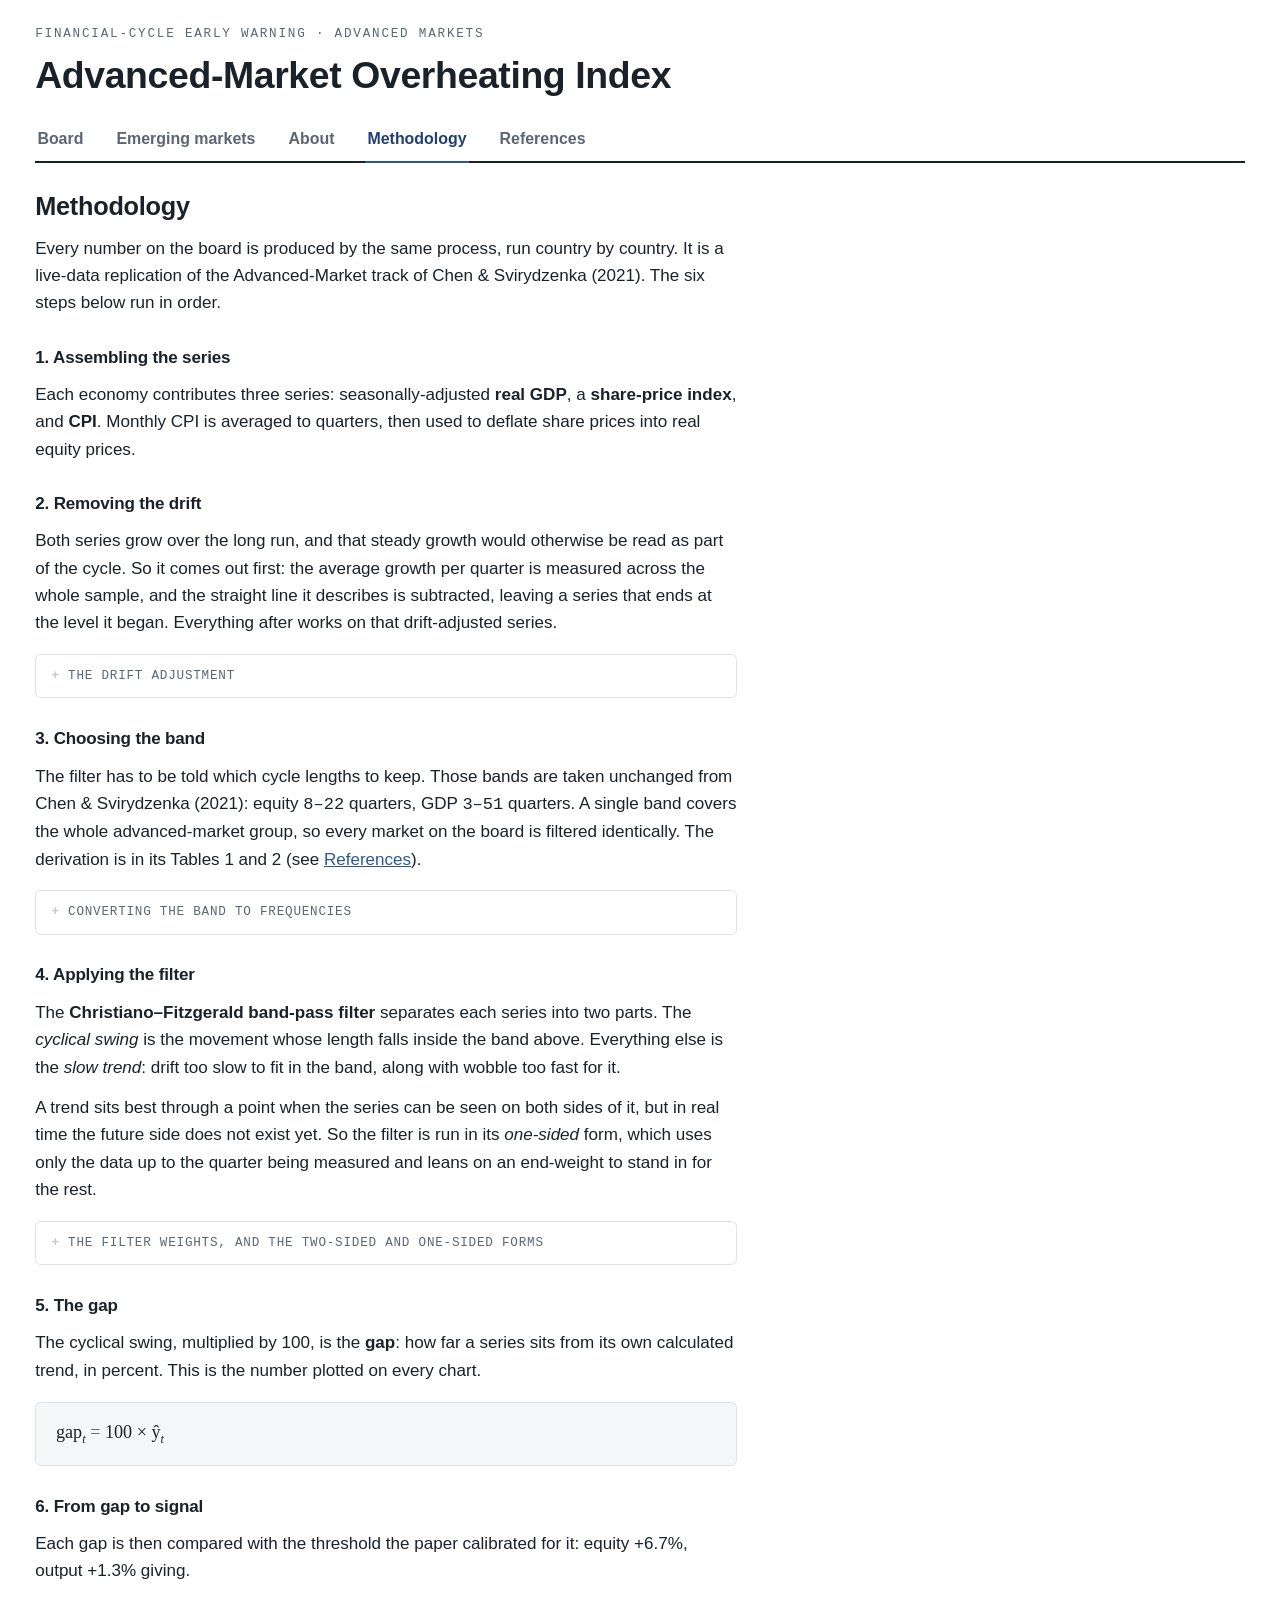
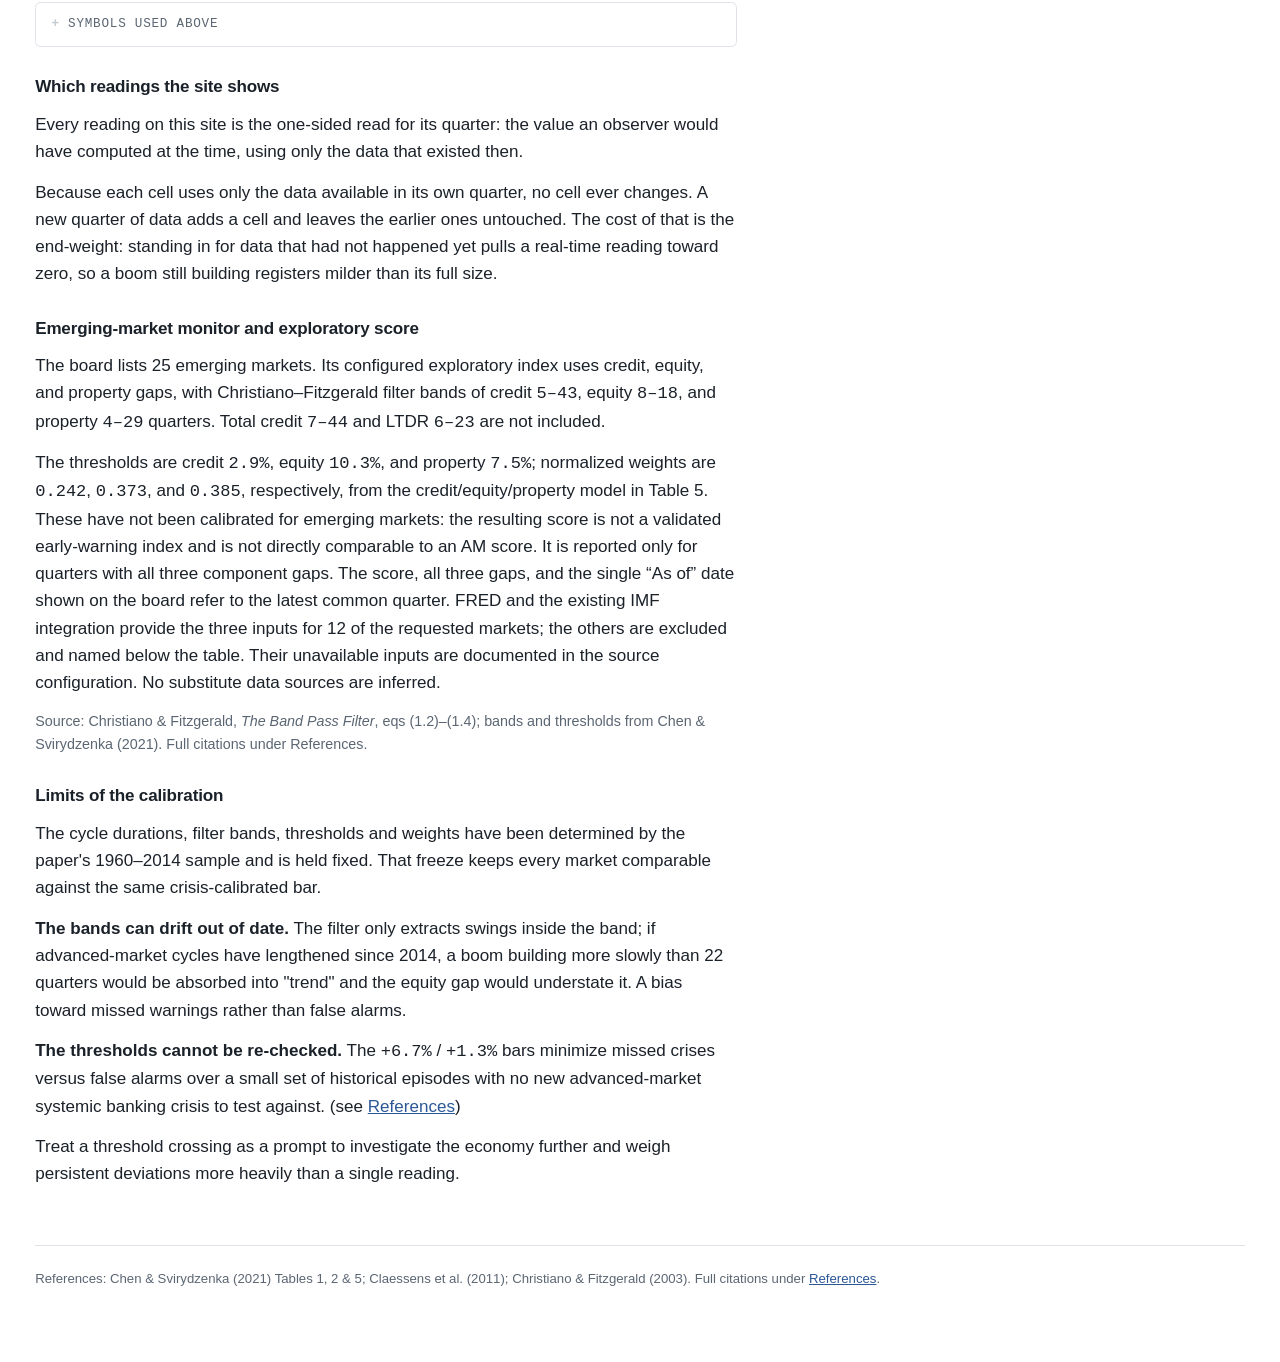
<file: docs/methodology.html>
<!doctype html>
<html lang="en">
<head>
<meta charset="utf-8">
<meta name="viewport" content="width=device-width,initial-scale=1">
<title>Methodology — Advanced-Market Overheating Index</title>
<link rel="icon" href="data:image/svg+xml,<svg xmlns=%22http://www.w3.org/2000/svg%22 viewBox=%220 0 100 100%22><text y=%22.9em%22 font-size=%2290%22>🌡️</text></svg>">
<link rel="stylesheet" href="styles.css">
</head>
<body>
<main class="wrap">
  <div class="mast">
    <div class="kicker">Financial-cycle early warning &middot; Advanced markets</div>
    <h1>Advanced-Market Overheating Index</h1>
    <nav class="tabs">
      <a class="tab" href="index.html">Board</a>
      <a class="tab" href="index.html#emerging">Emerging markets</a>
      <a class="tab" href="about.html">About</a>
      <a class="tab active" href="methodology.html">Methodology</a>
      <a class="tab" href="references.html">References</a>
    </nav>
  </div>

  <!-- ===================== METHODOLOGY ===================== -->
  <div class="view active" id="method">
    <section style="margin-top:26px">
      <div class="prose">
        <h2>Methodology</h2>
        <p>Every number on the board is produced by the same process, run country by country.
          It is a live-data replication of the Advanced-Market track of Chen &amp;
          Svirydzenka (2021). The six steps below run in order.</p>

        <h3>1. Assembling the series</h3>
        <p>Each economy contributes three series: seasonally-adjusted <b>real GDP</b>, a
          <b>share-price index</b>, and <b>CPI</b>. Monthly CPI is averaged to quarters, then
          used to deflate share prices into real equity prices.</p>

        <h3>2. Removing the drift</h3>
        <p>Both series grow over the long run, and that steady growth would otherwise be read
          as part of the cycle. So it comes out first: the average growth per quarter is
          measured across the whole sample, and the straight line it describes is subtracted,
          leaving a series that ends at the level it began. Everything after works on
          that drift-adjusted series.</p>
        <details class="math">
          <summary>The drift adjustment</summary>
          <p>Call the raw log series <i>w</i><sub>t</sub>. Its average growth per quarter,
            <span class="eq">&mu;&#770;</span>, is read off the two end points, and is then
            removed cumulatively: nothing at the first observation, one
            <span class="eq">&mu;&#770;</span> at the second, two at the third, and so on to
            the end of the sample.</p>
          <div class="eqbox"><span class="eq">
            <span>&mu;&#770; <span class="op">=</span> <span class="frac"><span class="fn"><i>w</i><sub>T</sub> &minus; <i>w</i><sub>1</sub></span><span class="fd"><i>T</i> &minus; 1</span></span></span>
            <span style="margin-left:22px"><i>x</i><sub>t</sub> <span class="op">=</span> <i>w</i><sub>t</sub> &minus; (<i>t</i> &minus; 1)&mu;&#770;</span>
          </span></div>
          <p>Behind that estimate is an assumption that the raw series is a random walk
            with drift, each quarter&#39;s value being the last one plus a fixed step
            <span class="eq">&mu;</span> plus a zero-mean disturbance
            <i>u</i><sub>t</sub>.</p>
          <div class="eqbox"><span class="eq">
            <span><i>w</i><sub>t</sub> <span class="op">=</span> &mu; <span class="op">+</span>
              <i>w</i><sub>t&minus;1</sub> <span class="op">+</span> <i>u</i><sub>t</sub></span>
          </span></div>
          <p class="muted">Because the series is in logs, the straight line it describes is
            steady growth. This is Christiano &amp; Fitzgerald&#39;s own drift adjustment, set
            out in footnote&nbsp;7 on page&nbsp;4 of <em>The Band Pass Filter</em>.</p>
        </details>

        <h3>3. Choosing the band</h3>
        <p>The filter has to be told which cycle lengths to keep. Those bands are taken
          unchanged from Chen &amp; Svirydzenka (2021): equity
          <span class="mono">8&ndash;22</span> quarters, GDP <span class="mono">3&ndash;51</span>
          quarters. A single band covers the whole advanced-market group, so every market on the
          board is filtered identically. The derivation is in its Tables&nbsp;1 and&nbsp;2 (see
          <a href="references.html">References</a>).</p>
        <details class="math">
          <summary>Converting the band to frequencies</summary>
          <p>The band is a pair of periods, <i>p</i><sub>l</sub> (shortest) and
            <i>p</i><sub>u</sub> (longest), in quarters. The filter works in angular
            frequencies, so they are converted:</p>
          <div class="eqbox"><span class="eq">
            <span><i>a</i> <span class="op">=</span> <span class="frac"><span class="fn">2&pi;</span><span class="fd"><i>p</i><sub>u</sub></span></span></span>
            <span style="margin-left:18px"><i>b</i> <span class="op">=</span> <span class="frac"><span class="fn">2&pi;</span><span class="fd"><i>p</i><sub>l</sub></span></span></span>
          </span></div>
        </details>

        <h3>4. Applying the filter</h3>
        <p>The <b>Christiano&ndash;Fitzgerald band-pass filter</b> separates each series into two
          parts. The <em>cyclical swing</em> is the movement whose length falls inside the band
          above. Everything else is the <em>slow trend</em>: drift too slow to fit in the band,
          along with wobble too fast for it.</p>
        <p>A trend sits best through a point when the series can be seen on both sides of it,
          but in real time the future side does not exist yet. So the filter is run in its
          <em>one-sided</em> form, which uses only the data up to the quarter being measured and
          leans on an end-weight to stand in for the rest.</p>
        <details class="math">
          <summary>The filter weights, and the two-sided and one-sided forms</summary>
          <p>The filter is a set of weights applied to neighbouring quarters:</p>
          <div class="eqbox"><span class="eq">
            <span><i>B</i><sub>0</sub> <span class="op">=</span> <span class="frac"><span class="fn"><i>b</i> &minus; <i>a</i></span><span class="fd">&pi;</span></span></span>
            <span style="margin-left:18px"><i>B</i><sub>j</sub> <span class="op">=</span> <span class="frac"><span class="fn">sin(<i>jb</i>) &minus; sin(<i>ja</i>)</span><span class="fd">&pi;<i>j</i></span></span></span>
            <span class="op">,</span><span><i>j</i> &ge; 1</span>
          </span></div>
          <p>With hindsight (<em>two-sided</em>), the cycle at quarter
            <span class="eq"><i>t</i></span> is a weighted sum of the data on <em>both</em>
            sides of it:</p>
          <div class="eqbox"><span class="eq">
            <span>&#375;<sub>t</sub></span> <span class="op">=</span>
            <span><i>B</i><sub>0</sub><i>x</i><sub>t</sub></span> <span class="op">+</span>
            <span class="sum">&Sigma;<span class="lim"><span><i>T</i>&minus;1&minus;<i>t</i></span><span><i>j</i>=1</span></span></span>
            <span><i>B</i><sub>j</sub><i>x</i><sub>t+j</sub></span> <span class="op">+</span>
            <span><i>B</i>&#771;<sub>T&minus;t</sub><i>x</i><sub>T</sub></span> <span class="op">+</span>
            <span class="sum">&Sigma;<span class="lim"><span><i>t</i>&minus;2</span><span><i>j</i>=1</span></span></span>
            <span><i>B</i><sub>j</sub><i>x</i><sub>t&minus;j</sub></span> <span class="op">+</span>
            <span><i>B</i>&#771;<sub>t&minus;1</sub><i>x</i><sub>1</sub></span>
          </span></div>
          <p>The <em>one-sided</em> form is the same filter with the forward terms dropped at
            the latest quarter <span class="eq"><i>T</i></span>. The weight on the current
            observation halves and the end-weight takes up the remainder:</p>
          <div class="eqbox"><span class="eq">
            <span>&#375;<sub>T</sub></span> <span class="op">=</span>
            <span><span class="frac"><span class="fn">1</span><span class="fd">2</span></span><i>B</i><sub>0</sub><i>x</i><sub>T</sub></span> <span class="op">+</span>
            <span class="sum">&Sigma;<span class="lim"><span><i>T</i>&minus;2</span><span><i>j</i>=1</span></span></span>
            <span><i>B</i><sub>j</sub><i>x</i><sub>T&minus;j</sub></span> <span class="op">+</span>
            <span><i>B</i>&#771;<sub>T&minus;1</sub><i>x</i><sub>1</sub></span>
          </span></div>
          <p>The end-weight <span class="eq"><i>B</i>&#771;</span> is what stands in for the
            data past the edge of the sample. It is the sum of every weight that would have
            fallen beyond that edge, applied in a single lump to the boundary observation.
            Since the full set of weights sums to zero, that leftover tail can be written using
            only the weights you have:</p>
          <div class="eqbox"><span class="eq">
            <span><i>B</i>&#771;<sub>k</sub> <span class="op">=</span>
              &minus;<span class="frac"><span class="fn">1</span><span class="fd">2</span></span><i>B</i><sub>0</sub>
              <span class="op">&minus;</span>
              <span class="sum">&Sigma;<span class="lim"><span><i>k</i>&minus;1</span><span><i>j</i>=1</span></span></span>
              <i>B</i><sub>j</sub></span>
          </span></div>
          <p class="muted">Where <span class="eq"><i>k</i></span> is the boundary
            observation&#39;s distance in quarters. Christiano &amp; Fitzgerald set this out in
            footnote&nbsp;3 on page&nbsp;2 of <em>The Band Pass Filter</em>, with the one-sided
            case <span class="eq"><i>B</i>&#771;<sub>T&minus;1</sub></span> in footnote&nbsp;4
            on page&nbsp;3.</p>
        </details>

        <h3>5. The gap</h3>
        <p>The cyclical swing, multiplied by 100, is the <b>gap</b>: how far a series sits from
          its own calculated trend, in percent. This is the number plotted on every chart.</p>
        <div class="eqbox"><span class="eq">
          <span>gap<sub>t</sub> <span class="op">=</span> 100 &times; &#375;<sub>t</sub></span>
        </span></div>

        <h3>6. From gap to signal</h3>
        <p>Each gap is then compared with the threshold the paper calibrated for it: equity
          +6.7%, output +1.3% giving.</p>
        <details class="math">
          <summary>Symbols used above</summary>
          <table class="vars">
            <tbody>
              <tr><td><i>w</i><sub>t</sub></td><td>the log, inflation-adjusted series at quarter <i>t</i> (i.e. log real equity price)</td></tr>
              <tr><td><i>x</i><sub>t</sub></td><td>the same series with the drift line removed. What is applied to the filter</td></tr>
              <tr><td>&mu;</td><td>the drift: the series&#39; true average growth per quarter, in log points</td></tr>
              <tr><td>&mu;&#770;</td><td>the estimate of that drift, read off the first and last observations</td></tr>
              <tr><td><i>u</i><sub>t</sub></td><td>the zero-mean disturbance in quarter <i>t</i></td></tr>
              <tr><td><i>t</i>,&nbsp;<i>T</i></td><td>the quarter being evaluated, and the total number of quarters in the sample</td></tr>
              <tr><td>&#375;<sub>t</sub></td><td>the extracted cyclical component at <i>t</i>, i.e. the gap before &times;100</td></tr>
              <tr><td><i>p</i><sub>l</sub>,&nbsp;<i>p</i><sub>u</sub></td><td>shortest / longest cycle length kept, in quarters (equity 8 / 22; output 3 / 51)</td></tr>
              <tr><td><i>a</i>,&nbsp;<i>b</i></td><td>the band edges as angular frequencies</td></tr>
              <tr><td><i>B</i><sub>0</sub></td><td>filter weight on the quarter being evaluated</td></tr>
              <tr><td><i>B</i><sub>j</sub></td><td>filter weight on the quarter <i>j</i> steps away</td></tr>
              <tr><td><i>B</i>&#771;<sub>k</sub></td><td>end-of-sample correction weight on a boundary observation <i>k</i> quarters away</td></tr>
            </tbody>
          </table>
        </details>

        <h3>Which readings the site shows</h3>
        <p>Every reading on this site is the one-sided read for its quarter: the value an
          observer would have computed at the time, using only the data that existed then.</p>
        <p>Because each cell uses only the data available in its own quarter, no cell ever
          changes. A new quarter of data adds a cell and leaves the earlier ones untouched.
          The cost of that is the end-weight: standing in for data that had not happened yet
          pulls a real-time reading toward zero, so a boom still building registers milder
          than its full size.</p>

        <h3>Emerging-market monitor and exploratory score</h3>
        <p>The board lists 25 emerging markets. Its configured exploratory index uses
          credit, equity, and property gaps, with Christiano–Fitzgerald filter bands of
          credit <span class="mono">5–43</span>, equity <span class="mono">8–18</span>, and
          property <span class="mono">4–29</span> quarters. Total credit
          <span class="mono">7–44</span> and LTDR <span class="mono">6–23</span> are not
          included.</p>
        <p>The thresholds are credit <span class="mono">2.9%</span>, equity
          <span class="mono">10.3%</span>, and property <span class="mono">7.5%</span>;
          normalized weights are <span class="mono">0.242</span>,
          <span class="mono">0.373</span>, and <span class="mono">0.385</span>,
          respectively, from the credit/equity/property model in Table 5. These have not
          been calibrated for emerging markets: the resulting score is not a validated
          early-warning index and is not directly comparable to an AM score. It is reported
          only for quarters with all three component gaps. The score, all three gaps, and
          the single “As of” date shown on the board refer to the latest common quarter.
          FRED and the existing IMF integration provide the three inputs for 12 of the
          requested markets; the others are
          excluded and named below the table. Their unavailable inputs are documented in the
          source configuration. No substitute data sources are inferred.</p>

        <p class="muted" style="font-size:13px">Source: Christiano &amp; Fitzgerald,
          <em>The Band Pass Filter</em>, eqs (1.2)–(1.4); bands and thresholds from Chen &amp;
          Svirydzenka (2021). Full citations under References.</p>

        <h3>Limits of the calibration</h3>
        <p>The cycle durations, filter bands, thresholds
          and weights have been determined by the paper&#39;s 1960–2014 sample and is held
          fixed. That freeze keeps every market comparable against the same crisis-calibrated
          bar.</p>
        <p><b>The bands can drift out of date.</b> The filter only
          extracts swings inside the band; if advanced-market cycles have lengthened since
          2014, a boom building more slowly
          than 22 quarters would be absorbed into &quot;trend&quot; and the equity gap would
          understate it. A bias toward missed warnings rather than false alarms.</p>

        <p><b>The thresholds cannot be re-checked.</b> The <span class="mono">+6.7%</span> /
          <span class="mono">+1.3%</span> bars minimize missed crises versus false alarms over
          a small set of historical episodes with no new advanced-market
          systemic banking crisis to test against. (see <a href="references.html">References</a>)</p>
        <p>Treat a threshold crossing as a prompt to investigate the economy further and weigh persistent deviations more heavily than a single reading.</p>
      </div>
      <footer>
        <span>References: Chen &amp; Svirydzenka (2021) Tables 1, 2 &amp; 5; Claessens et
          al. (2011); Christiano &amp; Fitzgerald (2003). Full citations under <a href="references.html">References</a>.</span>
      </footer>
    </section>
  </div>
</main>
</body>
</html>
</file>
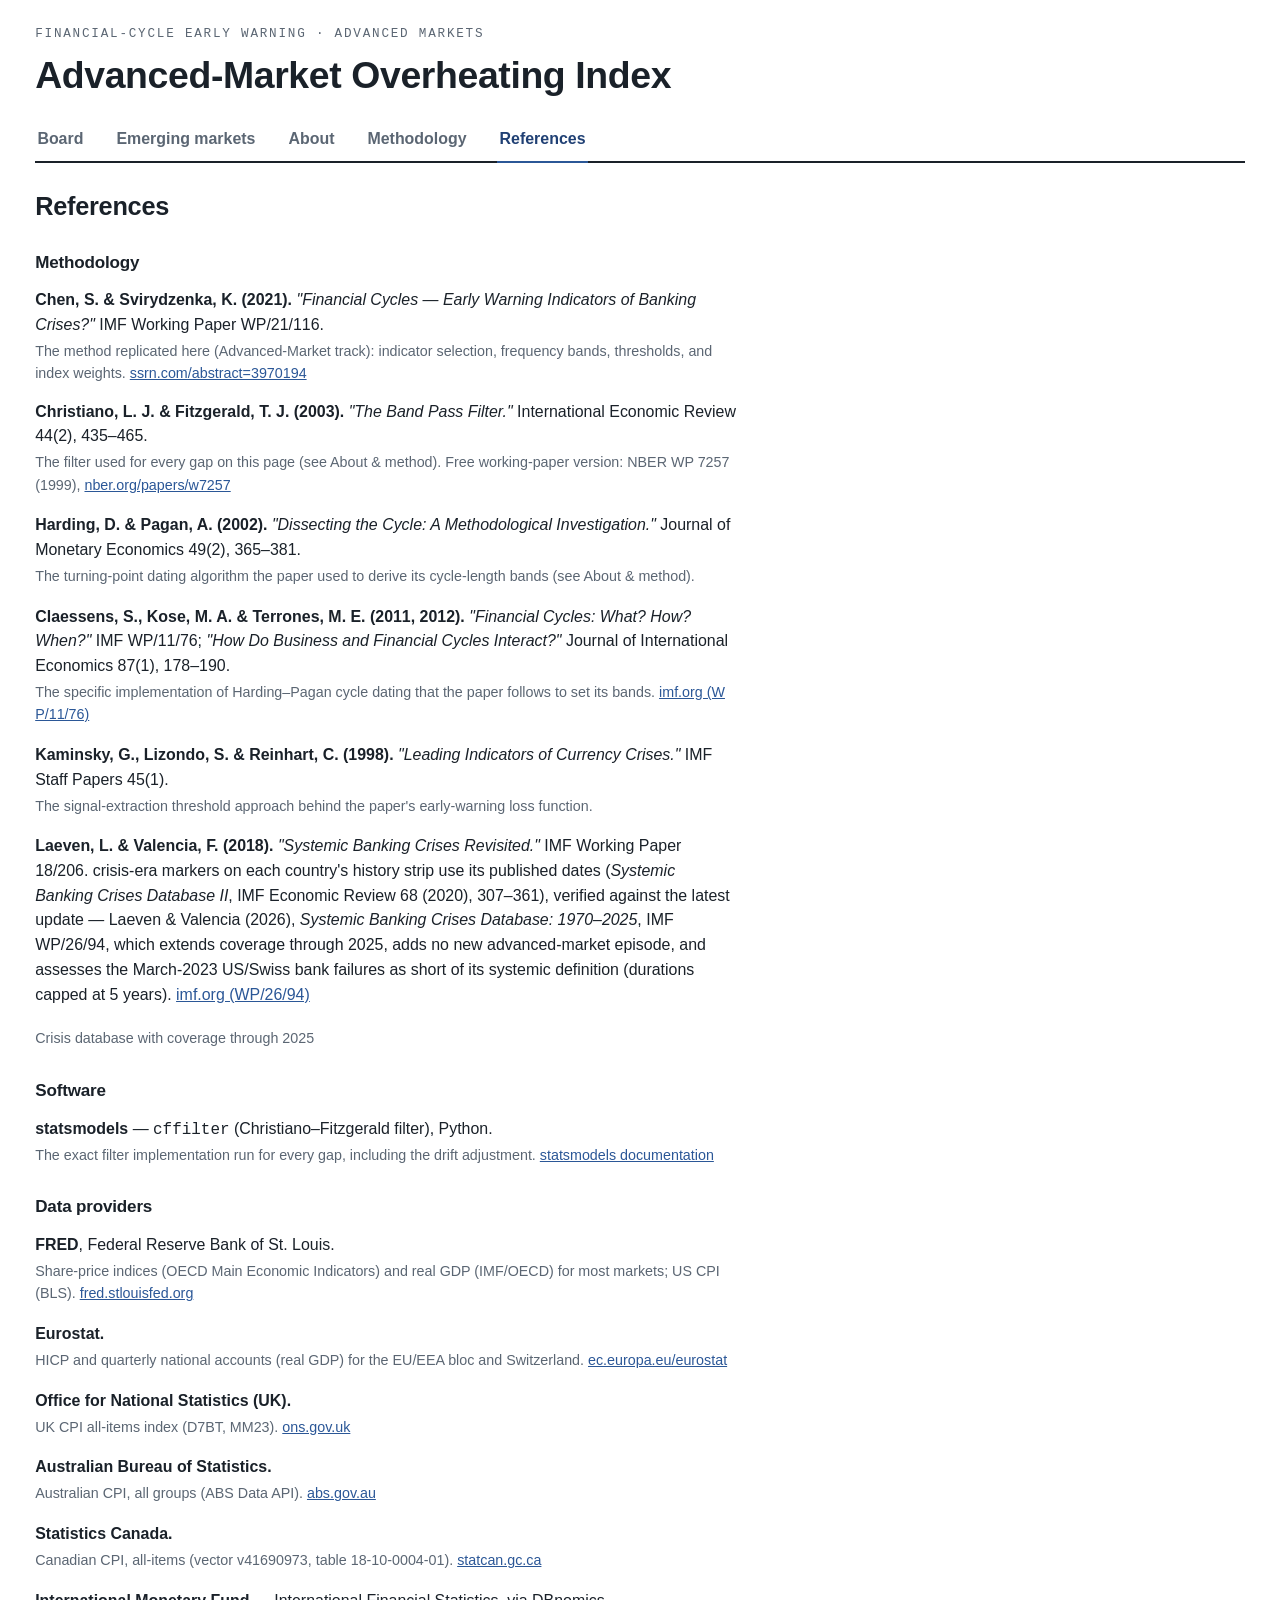
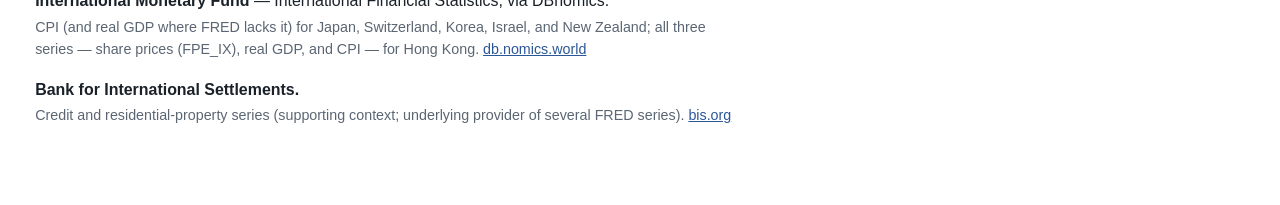
<file: docs/references.html>
<!doctype html>
<html lang="en">
<head>
<meta charset="utf-8">
<meta name="viewport" content="width=device-width,initial-scale=1">
<title>References — Advanced-Market Overheating Index</title>
<link rel="icon" href="data:image/svg+xml,<svg xmlns=%22http://www.w3.org/2000/svg%22 viewBox=%220 0 100 100%22><text y=%22.9em%22 font-size=%2290%22>🌡️</text></svg>">
<link rel="stylesheet" href="styles.css">
</head>
<body>
<main class="wrap">
  <div class="mast">
    <div class="kicker">Financial-cycle early warning &middot; Advanced markets</div>
    <h1>Advanced-Market Overheating Index</h1>
    <nav class="tabs">
      <a class="tab" href="index.html">Board</a>
      <a class="tab" href="index.html#emerging">Emerging markets</a>
      <a class="tab" href="about.html">About</a>
      <a class="tab" href="methodology.html">Methodology</a>
      <a class="tab active" href="references.html">References</a>
    </nav>
  </div>

  <!-- ===================== REFERENCES ===================== -->
  <div class="view active" id="refs">
    <section style="margin-top:26px">
      <div class="prose">
        <h2>References</h2>

        <h3>Methodology</h3>
        <ul class="reflist">
          <li><span class="who">Chen, S. &amp; Svirydzenka, K. (2021).</span>
            <span class="what">"Financial Cycles — Early Warning Indicators of Banking Crises?"</span>
            IMF Working Paper WP/21/116.
            <span class="note">The method replicated here (Advanced-Market track): indicator selection,
              frequency bands, thresholds, and index weights.
              <a href="https://ssrn.com/abstract=3970194">ssrn.com/abstract=3970194</a></span></li>
        </ul>

        <ul class="reflist">
          <li><span class="who">Christiano, L. J. &amp; Fitzgerald, T. J. (2003).</span>
            <span class="what">"The Band Pass Filter."</span>
            International Economic Review 44(2), 435–465.
            <span class="note">The filter used for every gap on this page (see About &amp; method).
              Free working-paper version: NBER WP 7257 (1999),
              <a href="https://www.nber.org/papers/w7257">nber.org/papers/w7257</a></span></li>
          <li><span class="who">Harding, D. &amp; Pagan, A. (2002).</span>
            <span class="what">"Dissecting the Cycle: A Methodological Investigation."</span>
            Journal of Monetary Economics 49(2), 365–381.
            <span class="note">The turning-point dating algorithm the paper used to derive its
              cycle-length bands (see About &amp; method).</span></li>
          <li><span class="who">Claessens, S., Kose, M. A. &amp; Terrones, M. E. (2011, 2012).</span>
            <span class="what">"Financial Cycles: What? How? When?"</span> IMF WP/11/76;
            <span class="what">"How Do Business and Financial Cycles Interact?"</span>
            Journal of International Economics 87(1), 178–190.
            <span class="note">The specific implementation of Harding–Pagan cycle dating that the
              paper follows to set its bands.
              <a href="https://www.imf.org/external/pubs/ft/wp/2011/wp1176.pdf">imf.org (WP/11/76)</a></span></li>
          <li><span class="who">Kaminsky, G., Lizondo, S. &amp; Reinhart, C. (1998).</span>
            <span class="what">"Leading Indicators of Currency Crises."</span>
            IMF Staff Papers 45(1).
            <span class="note">The signal-extraction threshold approach behind the paper's
              early-warning loss function.</span></li>
          <li><span class="who">Laeven, L. &amp; Valencia, F. (2018).</span>
            <span class="what">"Systemic Banking Crises Revisited."</span>
            IMF Working Paper 18/206.
              crisis-era markers on each country&#39;s history strip use its published dates
              (<em>Systemic Banking Crises Database II</em>, IMF Economic Review 68 (2020), 307–361),
              verified against the latest update — Laeven &amp; Valencia (2026),
              <em>Systemic Banking Crises Database: 1970–2025</em>, IMF WP/26/94, which extends
              coverage through 2025, adds no new advanced-market episode, and assesses the
              March-2023 US/Swiss bank failures as short of its systemic definition
              (durations capped at 5 years).
              <a href="https://www.imf.org/en/publications/wp/issues/2026/05/14/systemic-banking-crises-database-1970-2025-576036">imf.org (WP/26/94)</a></span></li>
              <span class="note">Crisis database with coverage through 2025</span></li>
        </ul>

        <h3>Software</h3>
        <ul class="reflist">
          <li><span class="who">statsmodels</span> — <span class="mono">cffilter</span>
            (Christiano–Fitzgerald filter), Python.
            <span class="note">The exact filter implementation run for every gap, including the drift
              adjustment.
              <a href="https://www.statsmodels.org/stable/generated/statsmodels.tsa.filters.cf_filter.cffilter.html">statsmodels documentation</a></span></li>
        </ul>

        <h3>Data providers</h3>
        <ul class="reflist">
          <li><span class="who">FRED</span>, Federal Reserve Bank of St. Louis.
            <span class="note">Share-price indices (OECD Main Economic Indicators) and real GDP
              (IMF/OECD) for most markets; US CPI (BLS).
              <a href="https://fred.stlouisfed.org">fred.stlouisfed.org</a></span></li>
          <li><span class="who">Eurostat.</span>
            <span class="note">HICP and quarterly national accounts (real GDP) for the EU/EEA bloc
              and Switzerland. <a href="https://ec.europa.eu/eurostat">ec.europa.eu/eurostat</a></span></li>
          <li><span class="who">Office for National Statistics (UK).</span>
            <span class="note">UK CPI all-items index (D7BT, MM23).
              <a href="https://www.ons.gov.uk">ons.gov.uk</a></span></li>
          <li><span class="who">Australian Bureau of Statistics.</span>
            <span class="note">Australian CPI, all groups (ABS Data API).
              <a href="https://www.abs.gov.au">abs.gov.au</a></span></li>
          <li><span class="who">Statistics Canada.</span>
            <span class="note">Canadian CPI, all-items (vector v41690973, table 18-10-0004-01).
              <a href="https://www150.statcan.gc.ca/t1/tbl1/en/tv.action?pid=1810000401">statcan.gc.ca</a></span></li>
          <li><span class="who">International Monetary Fund</span> — International Financial
            Statistics, via DBnomics.
            <span class="note">CPI (and real GDP where FRED lacks it) for Japan, Switzerland, Korea,
              Israel, and New Zealand; all three series — share prices (FPE_IX), real GDP, and CPI —
              for Hong Kong. <a href="https://db.nomics.world">db.nomics.world</a></span></li>
          <li><span class="who">Bank for International Settlements.</span>
            <span class="note">Credit and residential-property series (supporting context; underlying
              provider of several FRED series). <a href="https://www.bis.org">bis.org</a></span></li>
        </ul>
      </div>
    </section>
  </div>
</main>
</body>
</html>
</file>
<file: docs/styles.css>
:root{
  color-scheme:light;
  --bg:#ffffff; --surface:#ffffff; --surface-2:#f4f6f8; --ink:#1a2129; --muted:#5b6673;
  --border:#dfe3e8; --border-strong:#c4cbd3;
  --calm:#7a828c; --heat-1:#b8701c; --heat-2:#a4323f; --data:#2b5797;
  --accent:#2b5797; --accent-ink:#204074;
  --zone:rgba(184,112,28,.10); --grid:rgba(26,33,41,.07);
  --sans:"Helvetica Neue",Helvetica,Arial,system-ui,-apple-system,sans-serif;
  --mono:ui-monospace,"SF Mono",SFMono-Regular,Menlo,Consolas,monospace;
}
*{box-sizing:border-box}
body{margin:0;background:var(--bg);color:var(--ink);font-family:var(--sans);
  line-height:1.6;-webkit-font-smoothing:antialiased;font-size:15.5px}
.wrap{max-width:1440px;margin:0 auto;padding:0 clamp(16px,4vw,32px) 72px;zoom:1.1}
h1,h2,h3{font-weight:600;text-wrap:balance;line-height:1.2;margin:0;letter-spacing:-.01em}
h1{font-size:clamp(25px,4vw,34px)}
h2{font-size:clamp(19px,2.6vw,23px)}
h3{font-size:15.5px;font-weight:700}
p{margin:0}
a{color:var(--accent)}
.eyebrow{font-family:var(--mono);font-size:11.5px;letter-spacing:.14em;text-transform:uppercase;
  color:var(--muted);margin:0 0 12px}
.lede{font-size:16px;color:var(--muted);max-width:72ch;margin:12px 0 0}
.mono{font-family:var(--mono);font-variant-numeric:tabular-nums}

/* masthead + tabs */
.mast{border-bottom:2px solid var(--ink);margin-bottom:6px;padding:22px 0 0}
.mast .kicker{font-family:var(--mono);font-size:11.5px;letter-spacing:.14em;text-transform:uppercase;color:var(--muted)}
.mast h1{margin-top:8px;margin-bottom:16px}
.tabs{display:flex;gap:0}
.tab{appearance:none;background:none;border:0;border-bottom:2px solid transparent;margin-bottom:-2px;
  font:inherit;font-weight:600;font-size:14.5px;color:var(--muted);padding:9px 2px;margin-right:26px;cursor:pointer}
.tab:hover{color:var(--ink)}
.tab.active{color:var(--accent-ink);border-bottom-color:var(--accent)}

section{margin-top:clamp(30px,5vw,44px)}
.sec-head{max-width:72ch;margin-bottom:18px}
.sec-head p{color:var(--muted);margin-top:8px}
.view{display:none} .view.active{display:block}

/* country board table */
.boardnote{font-size:13.5px;color:var(--muted);max-width:80ch;margin-top:12px}
.boardnote b{color:var(--ink)}
table.board{width:100%;border-collapse:collapse;font-size:14.5px;margin-top:18px}
table.board thead th{font-size:11px;letter-spacing:.06em;text-transform:uppercase;color:var(--muted);
  font-weight:600;text-align:left;padding:0 12px 9px;border-bottom:1px solid var(--border-strong);
  cursor:pointer;user-select:none;white-space:nowrap}
table.board thead th.r{text-align:right}
table.board thead th:hover{color:var(--ink)}
table.board thead th.sorted{color:var(--ink)}
table.board thead th.sorted::after{content:"↓";margin-left:5px;font-size:10px}
table.board thead th.sorted[aria-sort="ascending"]::after{content:"↑"}
table.board td{padding:9px 12px;border-bottom:1px solid var(--border)}
table.board tbody tr{cursor:pointer;transition:background .12s}
table.board tbody tr:hover{background:var(--surface-2)}
table.board tbody tr:focus-visible{outline:2px solid var(--accent);outline-offset:-2px}
table.board td.nm{font-weight:600}
table.board td.num,table.board td.oi{font-family:var(--mono);font-variant-numeric:tabular-nums;
  text-align:right;white-space:nowrap}
table.board td.oi{font-weight:600}
table.board td.q{font-family:var(--mono);font-size:11.5px;color:var(--muted);text-align:right}
@media (max-width:560px){
  table.board{font-size:13.5px}
  table.board td,table.board thead th{padding-left:7px;padding-right:7px}
}
.cap{font-size:12.5px;color:var(--muted);margin-top:16px;max-width:74ch}

/* detail view */
.backbtn{background:none;border:0;color:var(--accent);font:inherit;font-size:14px;cursor:pointer;
  display:inline-flex;align-items:center;gap:7px;padding:6px 0;margin:8px 0 2px}
.backbtn:hover{text-decoration:underline}
.verdict{margin-top:8px;background:var(--surface);border:1px solid var(--border);border-radius:5px;
  padding:clamp(18px,3vw,26px);display:grid;grid-template-columns:auto 1fr;gap:clamp(20px,4vw,38px);align-items:center}
.verdict.emerging{grid-template-columns:1fr}
.dial{display:flex;flex-direction:column;align-items:center;gap:9px;min-width:120px}
.dial .num{font-family:var(--mono);font-size:46px;font-weight:600;line-height:1;letter-spacing:-.02em}
.vbody h2{margin-bottom:16px}
.readouts{display:flex;flex-wrap:wrap;gap:10px}
.readout{background:var(--surface-2);border:1px solid var(--border);border-radius:4px;padding:10px 13px;flex:1;min-width:150px}
.readout .k{font-size:11.5px;color:var(--muted);margin-bottom:5px}
.readout .v{font-family:var(--mono);font-variant-numeric:tabular-nums;font-size:18px;font-weight:600}
.readout .v small{font-size:11.5px;font-weight:500;color:var(--muted)}

figure{margin:0;background:var(--surface);border:1px solid var(--border);border-radius:5px;
  padding:clamp(15px,2.4vw,20px);overflow:hidden}
figure+figure{margin-top:14px}
.fig-head{display:flex;justify-content:space-between;align-items:baseline;gap:16px;flex-wrap:wrap;margin-bottom:4px}
.fig-title{font-weight:700;font-size:14.5px}
.fig-note{font-size:12px;color:var(--muted)}
.chart{width:100%;height:auto;display:block;overflow:visible}
#strip{overflow-x:auto;padding-bottom:2px}
.stripchart{display:block}
.strip-legend{display:flex;gap:16px;flex-wrap:wrap;margin-top:13px;font-size:12px;color:var(--muted)}
.strip-legend span{display:inline-flex;align-items:center;gap:7px}
.swatch{width:11px;height:11px;border-radius:2px;display:inline-block}
.swatch-line{width:18px;height:3.5px;border-radius:1px;display:inline-block;background:var(--ink);opacity:.8}
.swatch-dots{width:18px;height:0;display:inline-block;border-top:2px dotted var(--border-strong)}

/* about / method */
.prose{max-width:74ch}
.prose p{margin-top:12px;color:var(--ink)}
.prose h3{margin-top:28px;color:var(--ink)}
.prose .muted{color:var(--muted)}
table.defs{width:100%;border-collapse:collapse;font-size:14px;margin-top:14px}
table.defs th,table.defs td{text-align:left;padding:9px 12px;border-bottom:1px solid var(--border);vertical-align:top}
table.defs thead th{font-size:11.5px;letter-spacing:.04em;text-transform:uppercase;color:var(--muted);font-weight:600}
table.defs td.num{font-family:var(--mono);font-variant-numeric:tabular-nums;white-space:nowrap}
.eqbox{background:var(--surface-2);border:1px solid var(--border);border-radius:5px;
  padding:14px 18px;margin:16px 0;font-family:var(--mono);font-size:14px;overflow-x:auto}
.eqbox .lbl{color:var(--muted);font-size:12px;margin-bottom:6px;font-family:var(--mono)}
/* serif math for the filter formulas */
.eq{display:inline-flex;align-items:center;gap:10px;min-width:min-content;white-space:nowrap;
  font-family:Georgia,"Times New Roman",serif;font-size:16.5px;color:var(--ink)}
.eq i{font-style:italic}
.eq sub,.eq sup{font-size:.68em;font-style:italic}
.eq .op{color:var(--muted)}
.frac{display:inline-flex;flex-direction:column;text-align:center;margin:0 .15em;vertical-align:middle}
.frac .fn{padding:0 .45em 2px}
.frac .fd{border-top:1.3px solid currentColor;padding:2px .45em 0}
.sum{display:inline-flex;align-items:center}
.sum .lim{display:inline-flex;flex-direction:column;font-size:.55em;line-height:1.15;
  font-style:italic;margin-left:2px;text-align:center}
table.vars{width:100%;border-collapse:collapse;font-size:14px;margin-top:8px}
table.vars td{padding:7px 10px;border-bottom:1px solid var(--border);vertical-align:top}
table.vars td:first-child{font-family:Georgia,serif;font-style:italic;white-space:nowrap;width:1%;
  padding-right:24px;color:var(--ink)}
table.vars td:last-child{color:var(--muted)}
table.vars sub{font-style:italic}
/* collapsible math */
details.math{border:1px solid var(--border);border-radius:5px;margin:16px 0}
details.math>summary{cursor:pointer;list-style:none;padding:10px 14px;font-family:var(--mono);
  font-size:11.5px;letter-spacing:.06em;text-transform:uppercase;color:var(--muted)}
details.math>summary::-webkit-details-marker{display:none}
details.math>summary::before{content:"+";display:inline-block;width:15px;
  color:var(--border-strong);font-weight:700}
details.math[open]>summary::before{content:"\2013"}
details.math>summary:hover{color:var(--ink)}
details.math[open]>summary{border-bottom:1px solid var(--border)}
details.math>*:not(summary){padding-left:14px;padding-right:14px}
details.math>*:last-child{padding-bottom:4px}
details.math .eqbox{margin:14px 0}
details.math table.vars{width:calc(100% - 28px)}
/* references */
.reflist{list-style:none;padding:0;margin:14px 0 0;display:flex;flex-direction:column;gap:16px;max-width:78ch}
.reflist li{padding-left:0;font-size:14.5px;line-height:1.55}
.reflist .who{font-weight:600}
.reflist .what{font-style:italic}
.reflist .note{display:block;color:var(--muted);font-size:13px;margin-top:2px}
.reflist a{word-break:break-all}
.callout{background:var(--surface-2);border:1px solid var(--border);border-left:3px solid var(--accent);
  border-radius:4px;padding:14px 16px;font-size:13.5px;margin-top:16px;max-width:78ch}

footer{margin-top:52px;padding-top:20px;border-top:1px solid var(--border);
  font-size:12px;color:var(--muted);display:flex;justify-content:space-between;gap:16px;flex-wrap:wrap}

#tt{position:fixed;pointer-events:none;z-index:50;background:var(--surface);border:1px solid var(--border-strong);
  border-radius:4px;padding:7px 10px;font-size:12px;box-shadow:0 4px 16px rgba(0,0,0,.14);opacity:0;
  transition:opacity .08s;font-family:var(--mono);font-variant-numeric:tabular-nums;white-space:nowrap;font-size:13px}
#tt .tq{color:var(--muted);margin-bottom:3px;font-size:12px}
#qmenu{position:fixed;z-index:60;background:var(--surface);border:1px solid var(--border-strong);
  border-radius:5px;padding:12px 15px;box-shadow:0 6px 24px rgba(0,0,0,.16);display:none;
  min-width:240px;font-size:13.5px}
#qmenu .tq{font-family:var(--mono);font-variant-numeric:tabular-nums;font-size:11.5px;
  color:var(--muted);margin-bottom:7px}
#qmenu a{display:block;padding:3.5px 0;color:var(--accent);text-decoration:none}
#qmenu a:hover{text-decoration:underline}
#qmenu .cx{color:var(--muted);font-size:12px;margin-top:7px;border-top:1px solid var(--border);padding-top:7px}
:focus-visible{outline:2px solid var(--accent);outline-offset:2px;border-radius:2px}
@media (max-width:600px){ .verdict{grid-template-columns:1fr} }
@media (prefers-reduced-motion:reduce){*{transition:none!important}}
a.tab{text-decoration:none}
</file>
